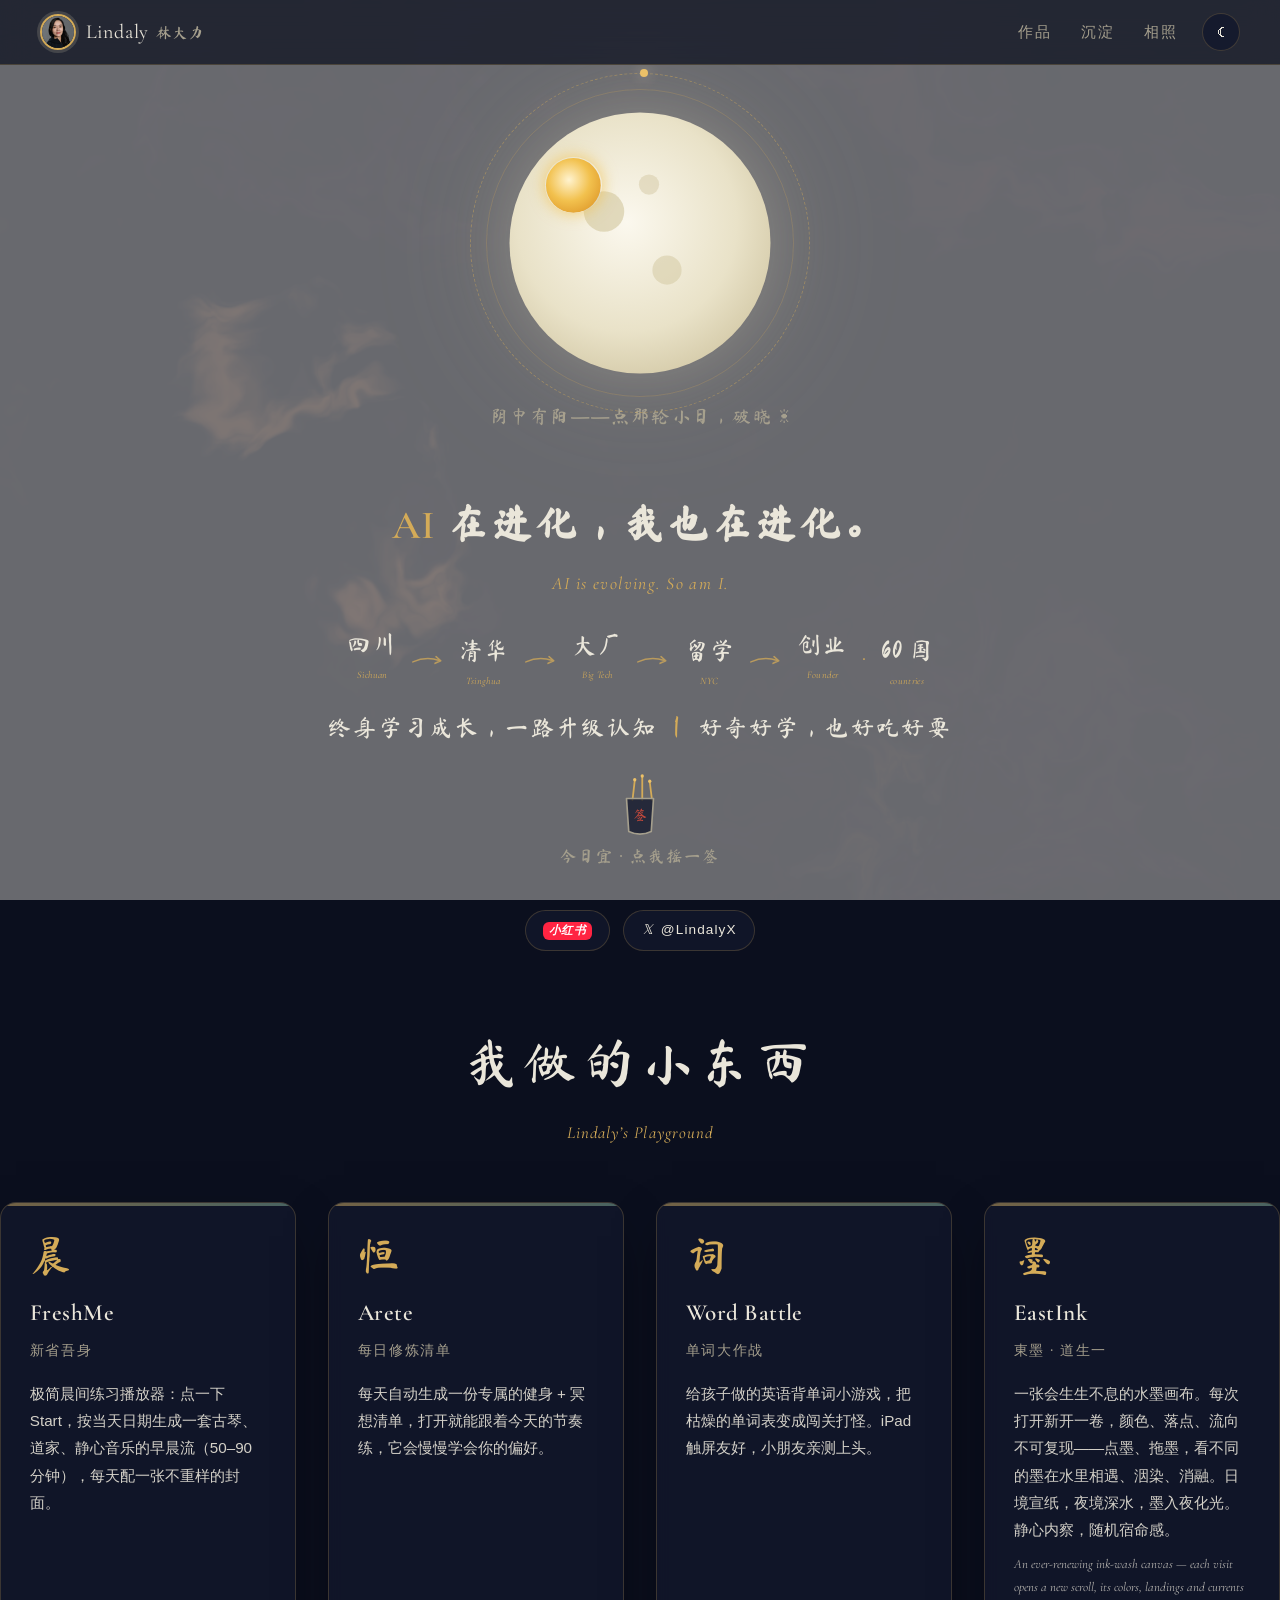
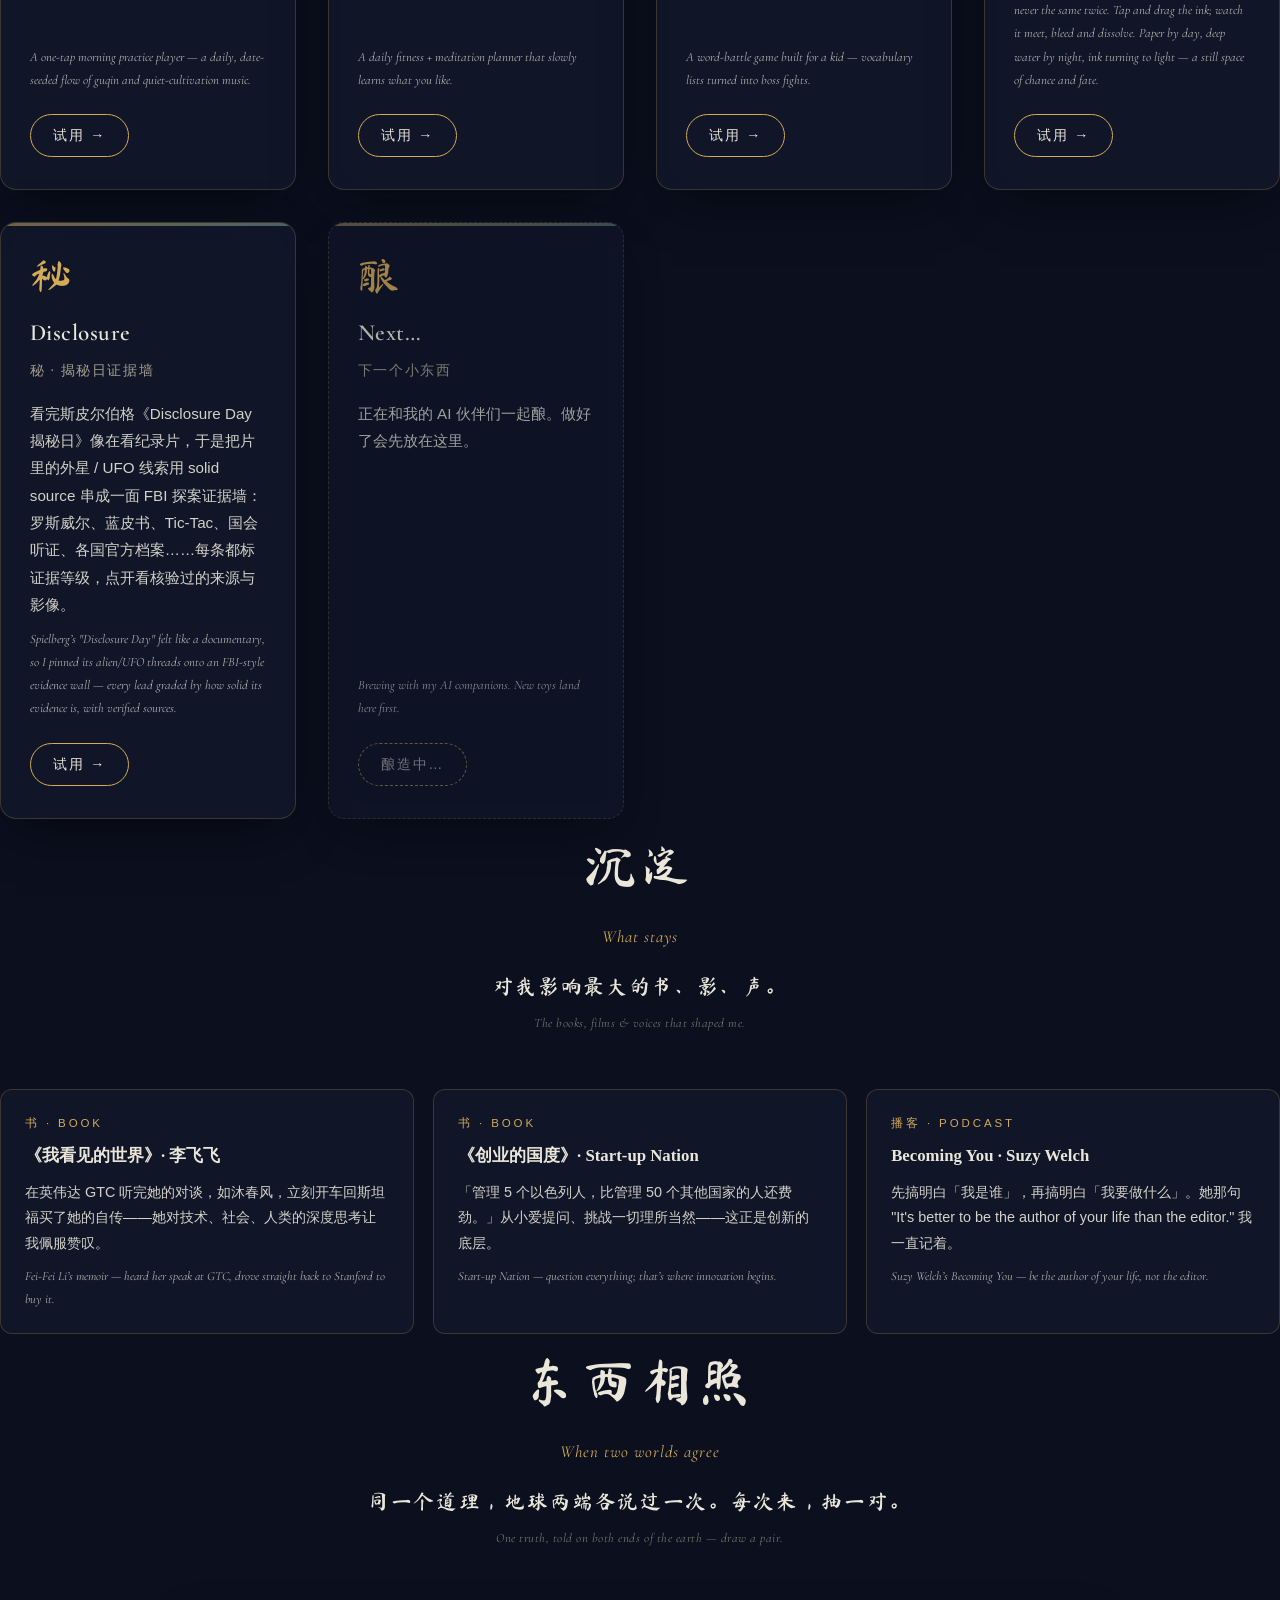
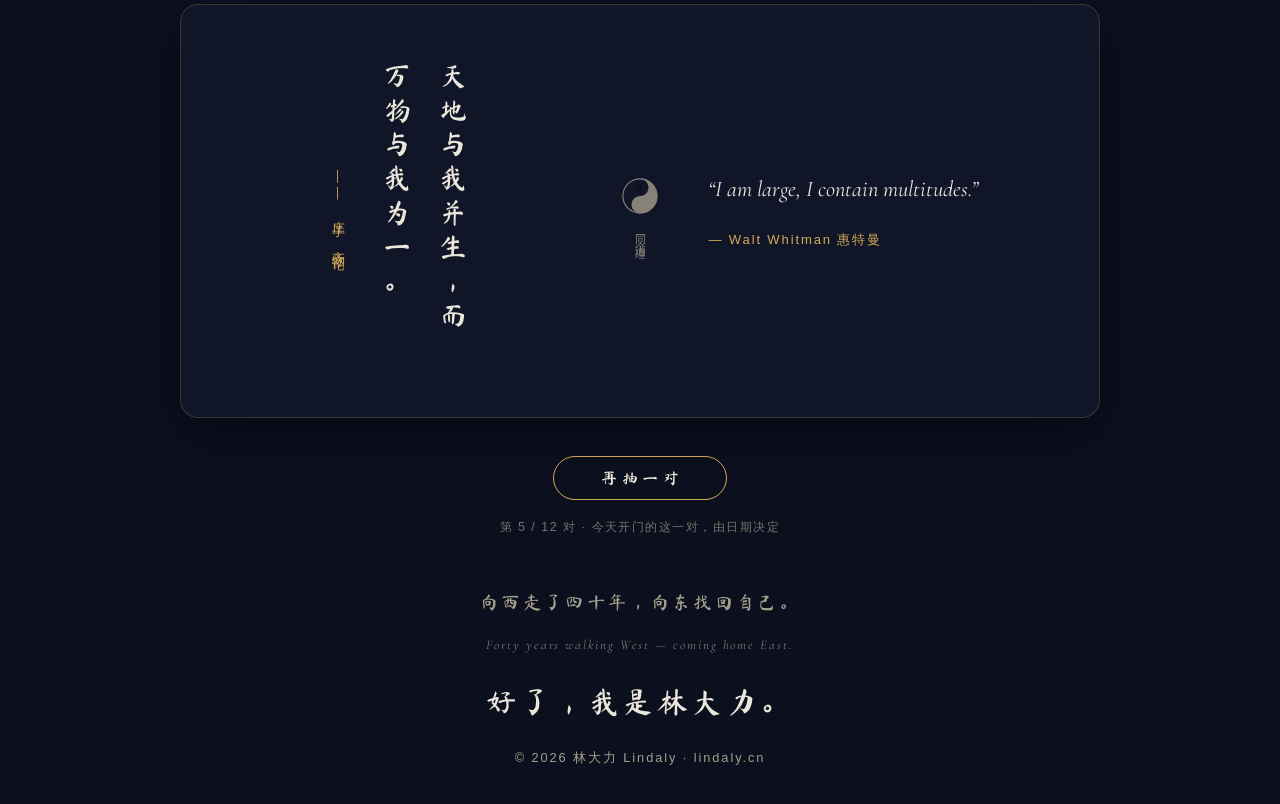
<file: index.html>
<!DOCTYPE html>
<html lang="zh-CN" data-mode="day">
<head>
<meta charset="UTF-8">
<meta name="viewport" content="width=device-width, initial-scale=1.0, viewport-fit=cover">
<title>林大力 Lindaly · AI 在进化，我也在进化</title>
<meta name="description" content="林大力 Lindaly：四川 → 清华 → 大厂 → 留学 → 创业，走过 60 国。只分享 AI 亲身实测。这里有她做的小工具、影响她最深的书影声，和东西方智慧的对照。">
<meta name="theme-color" id="themeColor" content="#faf7f0">
<meta property="og:title" content="林大力 Lindaly">
<meta property="og:description" content="AI 在进化，我也在进化。四川 → 清华 → 大厂 → 留学 → 创业 · 走过 60 国。">
<meta property="og:type" content="website">
<link rel="icon" type="image/png" href="assets/favicon-64.png">
<link rel="apple-touch-icon" href="assets/apple-touch-icon.png">
<link rel="stylesheet" href="styles.css?v=18">
</head>
<body>

<canvas id="sky" aria-hidden="true"></canvas>

<canvas id="ink" aria-hidden="true"></canvas>

<header class="nav" id="nav">
  <a class="brand" href="#top" aria-label="回到顶部">
    <img class="nav-avatar" src="assets/avatar.jpg" alt="">
    <span class="brand-name">Lindaly<i>林大力</i></span>
  </a>
  <nav class="nav-links" aria-label="主导航">
    <a href="#playground">作品</a>
    <a href="#notes">沉淀</a>
    <a href="#mirrors">相照</a>
  </nav>
  <button class="nav-toggle" id="navToggle" aria-label="切换昼夜模式">
    <span class="nt-day">☀</span><span class="nt-night">☾</span>
  </button>
</header>

<main>

  <!-- ░░ HERO：一眼知道我是谁 ░░ -->
  <section class="hero" id="top">
    <div class="disc-wrap">
      <button class="disc" id="disc" aria-label="切换昼夜模式" title="点一下试试">
        <span class="disc-ring" aria-hidden="true"></span>
        <span class="disc-ring disc-ring-dash" aria-hidden="true"></span>
        <span class="disc-orbit" aria-hidden="true"><i></i></span>
        <span class="disc-body disc-sun" aria-hidden="true">
          <svg viewBox="0 0 120 120">
            <defs>
              <radialGradient id="sunGrad" cx="42%" cy="40%" r="70%">
                <stop offset="0%" stop-color="#fff3cf"/>
                <stop offset="55%" stop-color="#f2c14e"/>
                <stop offset="100%" stop-color="#df9a2b"/>
              </radialGradient>
            </defs>
            <circle cx="60" cy="60" r="58" fill="url(#sunGrad)"/>
          </svg>
        </span>
        <span class="disc-body disc-moon" aria-hidden="true">
          <svg class="moon-full" viewBox="0 0 120 120">
            <defs>
              <radialGradient id="moonGrad" cx="45%" cy="42%" r="68%">
                <stop offset="0%" stop-color="#fbf8ee"/>
                <stop offset="62%" stop-color="#e9e2c8"/>
                <stop offset="100%" stop-color="#cfc4a0"/>
              </radialGradient>
            </defs>
            <circle cx="60" cy="60" r="58" fill="url(#moonGrad)"/>
            <circle cx="44" cy="46" r="9" fill="#d8cda9" opacity=".7"/>
            <circle cx="72" cy="72" r="6.5" fill="#d8cda9" opacity=".6"/>
            <circle cx="64" cy="34" r="4.5" fill="#d8cda9" opacity=".55"/>
          </svg>
          <svg class="moon-crescent" viewBox="0 0 120 120">
            <path d="M82 8 A58 58 0 1 0 82 112 A46 46 0 1 1 82 8 Z" fill="url(#moonGrad)"/>
          </svg>
        </span>
      </button>
      <p class="disc-cap" id="orbCap">阳中有阴——点那弯小月，入夜 ☾</p>
    </div>

    <div class="hero-id">
      <h1 class="hero-motto"><em class="motto-ai">AI</em> 在进化，我也在进化。</h1>
      <p class="motto-en">AI is evolving. So am I.</p>
      <div class="hero-chain" aria-label="人生轨迹">
        <span class="node n-up"><b>四川</b><i>Sichuan</i></span><svg class="arrow-svg" viewBox="0 0 36 14" aria-hidden="true"><path d="M2 9 C 12 4.5, 21 4.5, 30 7.5 M26.5 3.5 L31.5 7.8 L25.5 10.5"/></svg>
        <span class="node n-dn"><b>清华</b><i>Tsinghua</i></span><svg class="arrow-svg" viewBox="0 0 36 14" aria-hidden="true"><path d="M2 9 C 12 4.5, 21 4.5, 30 7.5 M26.5 3.5 L31.5 7.8 L25.5 10.5"/></svg>
        <span class="node n-up"><b>大厂</b><i>Big Tech</i></span><svg class="arrow-svg" viewBox="0 0 36 14" aria-hidden="true"><path d="M2 9 C 12 4.5, 21 4.5, 30 7.5 M26.5 3.5 L31.5 7.8 L25.5 10.5"/></svg>
        <span class="node n-dn"><b>留学</b><i>NYC</i></span><svg class="arrow-svg" viewBox="0 0 36 14" aria-hidden="true"><path d="M2 9 C 12 4.5, 21 4.5, 30 7.5 M26.5 3.5 L31.5 7.8 L25.5 10.5"/></svg>
        <span class="node n-up"><b>创业</b><i>Founder</i></span><span class="arrow-dot">·</span>
        <span class="node n-dn"><b>60 国</b><i>countries</i></span>
      </div>
      <p class="hero-tag">终身学习成长，一路升级认知<span class="tag-sep">｜</span>好奇好学，也好吃好耍</p>

      <div class="qian-wrap" id="qianWrap">
        <button class="qian-tube" id="qianTube" aria-label="摇一支今日签">
          <svg viewBox="0 0 80 88" aria-hidden="true">
            <line class="qs" x1="33" y1="10" x2="30" y2="36"/>
            <line class="qs" x1="43" y1="5" x2="43" y2="36"/>
            <line class="qs" x1="53" y1="12" x2="56" y2="36"/>
            <circle class="qsd" cx="33" cy="9" r="2.2"/>
            <circle class="qsd" cx="43" cy="4" r="2.2"/>
            <circle class="qsd" cx="53" cy="11" r="2.2"/>
            <path class="qc" d="M22 34 H58 L55 78 Q40 85 25 78 Z"/>
            <text class="qt" x="40" y="63">签</text>
          </svg>
          <span class="qian-label">今日宜 · 点我摇一签</span>
        </button>
        <div class="qian-card" id="qianCard" hidden>
          <p class="qian-text"><i class="yi-seal">宜</i><span id="qianText"></span></p>
          <p class="qian-jie" id="qianJie"></p>
          <p class="qian-foot">
            <a href="https://www.xiaohongshu.com/user/profile/573dd4a16a6a69332cded880" target="_blank" rel="noopener">想深聊这支签？小红书找我 →</a>
            <button class="qian-again" id="qianAgain">再摇一支</button>
          </p>
        </div>
      </div>
      <div class="hero-socials" id="heroSocials"></div>
    </div>

  </section>

  <!-- ░░ PLAYGROUND ░░ -->
  <section class="section" id="playground">
    <header class="sec-head">
      <h2><span class="sec-zh">我做的小东西</span><span class="sec-en">Lindaly&#8217;s Playground</span></h2>
    </header>
    <div class="cards" id="projectCards"></div>
  </section>

  <!-- ░░ 沉淀 (hidden until data) ░░ -->
  <section class="section" id="notes" hidden>
    <header class="sec-head">
      <h2><span class="sec-zh">沉淀</span><span class="sec-en">What stays</span></h2>
      <p class="sec-sub">对我影响最大的书、影、声。<span class="sub-en">The books, films &amp; voices that shaped me.</span></p>
    </header>
    <div class="notes-list" id="notesList"></div>
  </section>

  <!-- ░░ MIRRORS ░░ -->
  <section class="section" id="mirrors">
    <header class="sec-head">
      <h2><span class="sec-zh">东西相照</span><span class="sec-en">When two worlds agree</span></h2>
      <p class="sec-sub">同一个道理，地球两端各说过一次。每次来，抽一对。<span class="sub-en">One truth, told on both ends of the earth — draw a pair.</span></p>
    </header>

    <div class="mirror-card" id="mirrorCard" aria-live="polite">
      <div class="mirror-east">
        <blockquote class="me-quote" id="eastQuote"></blockquote>
        <cite class="me-src" id="eastSrc"></cite>
      </div>
      <div class="mirror-divider" aria-hidden="true">
        <svg viewBox="0 0 40 40">
          <circle cx="20" cy="20" r="18" class="taiji-ring"/>
          <path d="M20 2 a18 18 0 0 1 0 36 a9 9 0 0 1 0-18 a9 9 0 0 0 0-18Z" class="taiji-half"/>
          <circle cx="20" cy="11" r="2.6" class="taiji-dot-b"/>
          <circle cx="20" cy="29" r="2.6" class="taiji-dot-w"/>
        </svg>
        <span class="mirror-eq">同一个道理</span>
      </div>
      <div class="mirror-west">
        <blockquote class="mw-quote" id="westQuote"></blockquote>
        <cite class="mw-src" id="westSrc"></cite>
      </div>
    </div>

    <div class="mirror-actions">
      <button class="btn-draw" id="redraw">再抽一对</button>
      <p class="mirror-note" id="mirrorNote"></p>
    </div>
  </section>

</main>

<footer class="footer">
  <p class="footer-couplet">向西走了四十年，向东找回自己。</p>
  <p class="footer-couplet-en">Forty years walking West — coming home East.</p>
  <p class="footer-signoff">好了，我是林大力。</p>
  <p>© 2026 林大力 Lindaly · lindaly.cn</p>
</footer>

<script src="ink.js?v=19"></script>
<script src="app.js?v=18"></script>
</body>
</html>
</file>
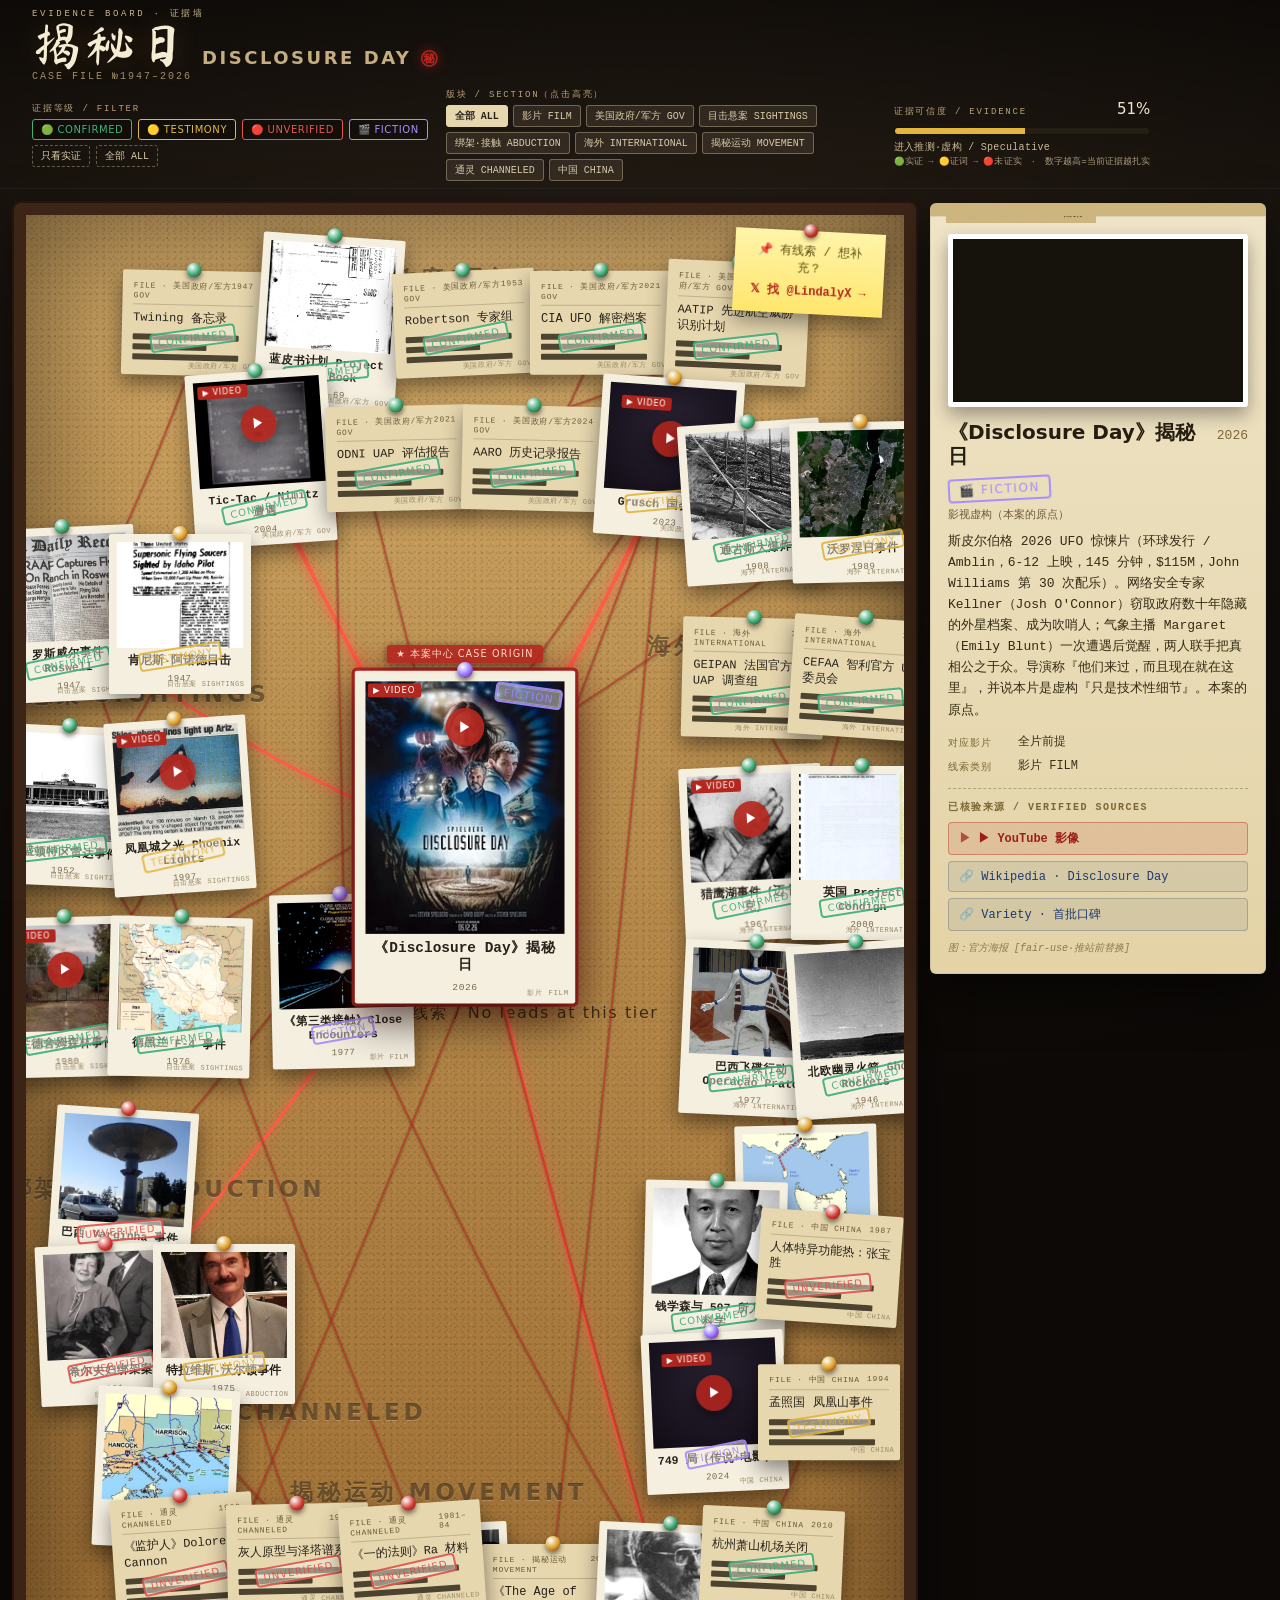
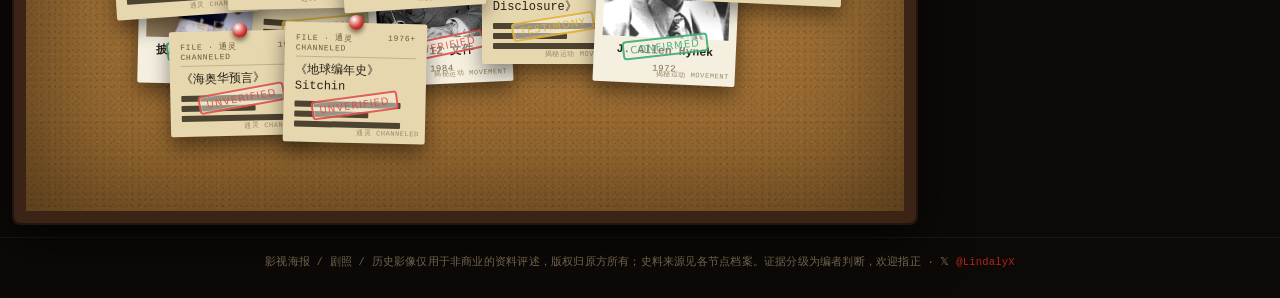
<file: disclosure/index.html>
<!doctype html>
<html lang="zh-CN">
  <head>
    <meta charset="utf-8">
    <meta name="viewport" content="width=device-width, initial-scale=1">
    <title>DISCLOSURE 揭秘日 · 专案档案墙</title>
    <link rel="stylesheet" href="styles.css">
  </head>
  <body>
    <div class="grain" aria-hidden="true"></div>

    <header class="case-header">
      <div class="case-id">
        <p class="case-eyebrow">EVIDENCE BOARD · 证据墙</p>
        <h1 id="case-title">DISCLOSURE <span class="seal">㊙</span> 揭秘日</h1>
        <p id="case-no" class="case-no">CASE FILE №——</p>
      </div>

      <div class="case-controls">
        <div class="filter-block">
          <span class="ctl-label">证据等级 / FILTER</span>
          <div id="tier-filters" class="tier-filters" role="group" aria-label="按证据等级筛选"></div>
          <div class="quick-row">
            <button id="show-documented" class="ghost-btn" type="button">只看实证</button>
            <button id="show-all" class="ghost-btn" type="button">全部 ALL</button>
          </div>
        </div>
        <div class="filter-block">
          <span class="ctl-label">版块 / SECTION（点击高亮）</span>
          <div id="section-filters" class="section-filters" role="group" aria-label="按版块筛选"></div>
        </div>
        <div class="meter-block" aria-live="polite">
          <div class="meter-top">
            <span class="ctl-label">证据可信度 / EVIDENCE</span>
            <span id="confidence-score" class="meter-score">—</span>
          </div>
          <div class="meter-track"><div id="confidence-fill" class="meter-fill"></div></div>
          <p id="confidence-caption" class="meter-caption">读取案卷中…</p>
          <p class="meter-legend">🟢实证 → 🟡证词 → 🔴未证实　·　数字越高=当前证据越扎实</p>
        </div>
      </div>
    </header>

    <main class="case-main">
      <section id="board" class="board" aria-label="证据墙">
        <svg id="string-layer" class="string-layer" aria-hidden="true"></svg>
        <div id="cards-layer" class="cards-layer"></div>
        <p id="empty-state" class="empty-state" hidden>该证据等级下没有线索 / No leads at this tier</p>
        <a class="contact-note" href="https://x.com/LindalyX" target="_blank" rel="noopener noreferrer">📌 有线索 / 想补充？<b>𝕏 找 @LindalyX →</b></a>
      </section>

      <aside id="dossier" class="dossier" tabindex="-1" aria-live="polite" aria-label="案件档案">
        <div class="dossier-tab">CASE DOSSIER · 档案</div>
        <div id="dossier-media" class="dossier-media"></div>
        <div class="dossier-head">
          <h2 id="dossier-title">选取一条线索</h2>
          <span id="dossier-year" class="dossier-year"></span>
        </div>
        <div id="dossier-stamp" class="dossier-stamp"></div>
        <p id="dossier-claim" class="dossier-claim">点击墙上任意证据，查看核验过的来源与影像。</p>
        <dl class="dossier-meta">
          <div><dt>对应影片</dt><dd id="dossier-filmlink">—</dd></div>
          <div><dt>线索类别</dt><dd id="dossier-cluster">—</dd></div>
        </dl>
        <div class="sources-block">
          <h3>已核验来源 / VERIFIED SOURCES</h3>
          <ul id="dossier-sources"></ul>
        </div>
        <p id="dossier-credit" class="dossier-credit"></p>
      </aside>
    </main>

    <footer class="case-footer">
      影视海报 / 剧照 / 历史影像仅用于非商业的资料评述，版权归原方所有；史料来源见各节点档案。证据分级为编者判断，欢迎指正 · 𝕏 <a href="https://x.com/LindalyX" target="_blank" rel="noopener noreferrer">@LindalyX</a>
    </footer>

    <script src="app.js"></script>
  </body>
</html>
</file>
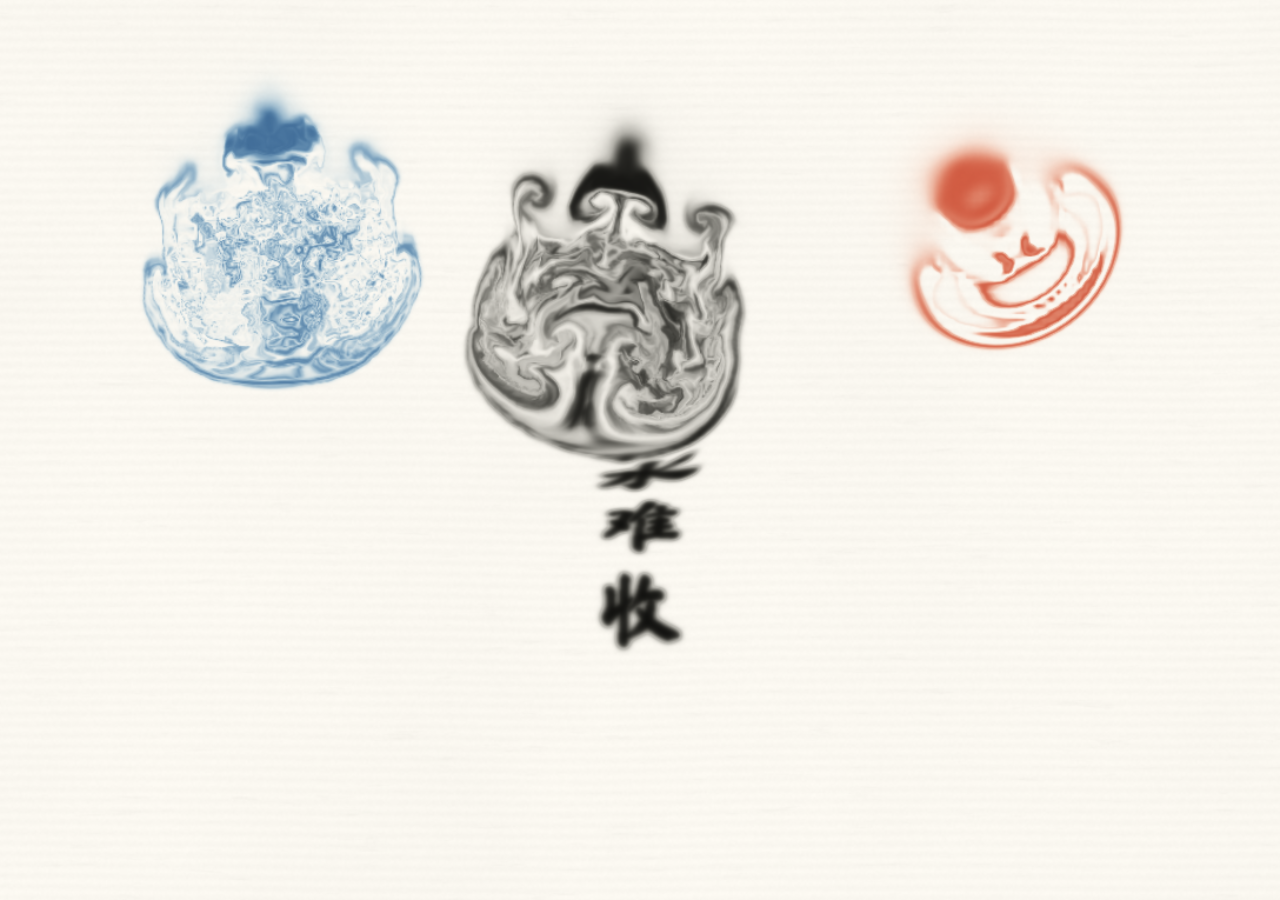
<file: eastink.html>
<!DOCTYPE html>
<html lang="zh-CN" data-mode="day" data-realm="day">
<head>
<meta charset="UTF-8">
<meta name="viewport" content="width=device-width, initial-scale=1.0, viewport-fit=cover">
<title>東墨 EastInk · 上善若水</title>
<meta name="description" content="東墨 EastInk · 真·流体水墨。每一卷从新种子抽签开演，颜色、落点、流场皆不可复现；多色相遇、洇染、共同消融。日境宣纸 / 夜境深水，墨入夜化光。">
<meta name="theme-color" content="#faf7f0">
<link rel="stylesheet" href="./eastink.css">
</head>
<body>

  <!-- 流体画布 -->
  <canvas id="stage" aria-label="水墨流体画布：点击落墨，拖拽搅墨"></canvas>

  <!-- 左上竖排题字「東墨」 -->
  <div class="title" aria-hidden="true">
    <span class="title-main">東墨</span>
    <span class="title-sub">EastInk</span>
    <span class="seal">墨</span>
  </div>

  <!-- 右上：日 / 月 双境切换符 ☉ / ☾ -->
  <button class="realm-toggle" id="realmToggle" aria-label="切换日境与夜境" title="日 / 月">
    <span class="realm-sun" aria-hidden="true"></span>
    <span class="realm-moon" aria-hidden="true"></span>
  </button>

  <!-- 东西相照题跋：东句竖排大字 + 西句横排小字斜体（开卷浮现，淡出后缩入题跋区） -->
  <div class="couplet" id="couplet" aria-hidden="true">
    <span class="couplet-east" id="coupletEast"></span>
    <span class="couplet-west" id="coupletWest"></span>
  </div>

  <!-- 右下题跋存档区：卷号 · 不可复现 + 拍序小注（道生一 …）+ 缩入后的题跋
       F2：可点击 → 该句重新入墨 -->
  <div class="colophon" id="colophon" role="button" tabindex="0" aria-label="题跋：点击让此句重新入墨">
    <span class="colophon-note" id="colophonNote"></span>
    <span class="colophon-tip" id="colophonTip"></span>
    <span class="colophon-meta" id="scrollMeta">第 一 卷 · 不可复现</span>
  </div>

  <!-- 五只瓷色碟（桌面右缘竖列 / 移动端底部横排） -->
  <div class="palette" id="palette" role="toolbar" aria-label="瓷色碟"></div>

  <!-- 另起一卷（竖排毛笔字按钮，替代旧「涤净」） -->
  <button class="renew" id="renewBtn" aria-label="另起一卷">
    <span class="renew-char">另</span>
    <span class="renew-char">起</span>
    <span class="renew-char">一</span>
    <span class="renew-char">卷</span>
  </button>

  <!-- 无 WebGL / reduced-motion 静态海报回退 -->
  <div class="poster" id="poster" hidden>
    <span class="poster-title">東墨</span>
    <div class="poster-couplet" aria-hidden="true">
      <span class="poster-east">上善若水</span>
      <span class="poster-west">Panta rhei — 万物皆流</span>
    </div>
    <p class="poster-note">道生一，一生二，二生三，三生万物。</p>
  </div>

  <script src="./eastink.js"></script>
</body>
</html>
</file>
<file: styles.css>
/* ─────────────────────────────────────────────
   Lindaly.cn · 「昼夜 Two Skies」 v1.0
   昼 = 西方明亮：暖白 / 阳光金 / 森林绿
   夜 = 东方深邃：墨蓝 / 月光 / 黛山 / 金点
   ───────────────────────────────────────────── */

/* 自托管字体（已按用字子集化，大陆零外链） */
@font-face {
  font-family: "MSZ Brush";
  src: url("assets/fonts/MaShanZheng-sub.woff2") format("woff2");
  font-display: swap;
}
/* 马善政的「淀」字形有误（U+6DC0 画成了"绽"），之芒行楷单字补丁修正 */
@font-face {
  font-family: "MSZ Brush";
  src: url("assets/fonts/ZhiMangXing-dian.woff2") format("woff2");
  unicode-range: U+6DC0;
  font-display: swap;
}
@font-face {
  font-family: "Cormorant G";
  src: url("assets/fonts/CormorantGaramond-sub.woff2") format("woff2");
  font-weight: 300 700;
  font-style: normal;
  font-display: swap;
}
@font-face {
  font-family: "Cormorant G";
  src: url("assets/fonts/CormorantGaramond-Italic-sub.woff2") format("woff2");
  font-weight: 300 700;
  font-style: italic;
  font-display: swap;
}

:root {
  /* 昼 Day */
  --bg: #faf7f0;
  --bg-soft: #f3eee1;
  --ink: #221f1a;
  --ink-soft: #4f483c;
  --gold: #c08a2d;
  --gold-bright: #e3aa3f;
  --green: #3d6b50;
  --jade: #5e8f76;
  --seal-red: #b03a2e;
  --card-bg: rgba(255, 253, 247, .82);
  --card-line: rgba(120, 100, 60, .18);
  --halo: rgba(238, 184, 77, .28);
  --mtn-far-a: #b9d3c4; --mtn-far-b: #e9efe2;
  --mtn-mid-a: #7caa92; --mtn-mid-b: #c2dac9;
  --mtn-near-a: #4a7e80; --mtn-near-b: #8fb6a3;
  --mtn-o-far: .38; --mtn-o-mid: .34; --mtn-o-near: .42;
  --shadow: 0 18px 50px -18px rgba(120, 90, 30, .25);

  --font-zh: "Songti SC", "STSong", "STZhongsong", "Noto Serif SC", "Source Han Serif SC", "Noto Serif CJK SC", "SimSun", serif;
  --font-brush: "MSZ Brush", "Xingkai SC", "Kaiti SC", "STKaiti", "KaiTi", "Songti SC", serif;
  --font-en: "Cormorant G", "Didot", "Bodoni 72", "Playfair Display", "Georgia", serif;
  --font-body: "PingFang SC", -apple-system, "Helvetica Neue", "Microsoft YaHei", sans-serif;
}

html[data-mode="night"] {
  /* 夜 Night */
  --bg: #0b0f1e;
  --bg-soft: #11172b;
  --ink: #eae6da;
  --ink-soft: #a59f8d;
  --gold: #d4ab58;
  --gold-bright: #ecc168;
  --green: #7fb89a;
  --jade: #8fc4a8;
  --seal-red: #c4493c;
  --card-bg: rgba(18, 24, 44, .78);
  --card-line: rgba(212, 171, 88, .22);
  --halo: rgba(236, 226, 190, .16);
  --mtn-far-a: #36436e; --mtn-far-b: #232c4d;
  --mtn-mid-a: #232c4d; --mtn-mid-b: #161d38;
  --mtn-near-a: #131a30; --mtn-near-b: #0a0e1d;
  --mtn-o-far: .8; --mtn-o-mid: .9; --mtn-o-near: .95;
  --shadow: 0 18px 50px -16px rgba(0, 0, 0, .6);
}

* { margin: 0; padding: 0; box-sizing: border-box; }
[hidden] { display: none !important; }

html { scroll-behavior: smooth; }

body {
  font-family: var(--font-body);
  background: var(--bg);
  color: var(--ink);
  line-height: 1.8;
  overflow-x: hidden;
  transition: background-color .9s ease, color .9s ease;
}

::selection { background: var(--gold-bright); color: #1c1812; }

/* ── 天空画布 & 远山 ───────────────────────── */

#ink {
  position: fixed; inset: 0;
  width: 100%; height: 100%;
  z-index: 0; pointer-events: none;
  display: block;
}
#sky {
  position: fixed; inset: 0;
  width: 100%; height: 100%;
  z-index: 0; pointer-events: none;
}


main, .nav, .footer { position: relative; z-index: 1; }

/* ── 导航 ─────────────────────────────────── */

.nav {
  position: fixed; top: 0; left: 0; right: 0;
  display: flex; align-items: center; gap: 1.5rem;
  padding: .8rem clamp(1rem, 4vw, 2.5rem);
  z-index: 50;
  backdrop-filter: blur(14px);
  -webkit-backdrop-filter: blur(14px);
  background: color-mix(in srgb, var(--bg) 72%, transparent);
  border-bottom: 1px solid var(--card-line);
  transition: background-color .9s ease;
}

.brand {
  display: flex; align-items: center; gap: .6rem;
  text-decoration: none; color: var(--ink);
  margin-right: auto;
}
.nav-avatar {
  width: 36px; height: 36px; border-radius: 50%;
  object-fit: cover;
  border: 2px solid var(--gold);
  box-shadow: 0 0 0 3px var(--halo);
}
.brand-name {
  font-family: var(--font-en); font-size: 1.25rem; letter-spacing: .04em;
  white-space: nowrap;
}
@media (max-width: 420px) { .brand-name i { display: none; } }
.brand-name i {
  font-style: normal; font-family: var(--font-brush);
  font-size: .95rem; color: var(--ink-soft); margin-left: .45rem;
}

.nav-links { display: flex; gap: clamp(.9rem, 2.5vw, 1.8rem); }
.nav-links a {
  color: var(--ink-soft); text-decoration: none;
  font-size: .92rem; letter-spacing: .14em;
  transition: color .3s;
  position: relative;
}
.nav-links a::after {
  content: ""; position: absolute; left: 0; right: 0; bottom: -5px;
  height: 2.5px; border-radius: 3px;
  background: linear-gradient(90deg, var(--gold-bright), var(--gold) 65%, transparent);
  transform: scaleX(0); transform-origin: left;
  transition: transform .35s cubic-bezier(.6, 0, .2, 1);
}
.nav-links a:hover { color: var(--gold); }
.nav-links a:hover::after { transform: scaleX(1); }

.nav-toggle {
  width: 38px; height: 38px; border-radius: 50%;
  border: 1px solid var(--card-line);
  background: var(--card-bg); color: var(--ink);
  cursor: pointer; font-size: 1rem; line-height: 1;
  transition: transform .3s, background-color .9s;
}
.nav-toggle:hover { transform: rotate(40deg) scale(1.08); }
.nt-night { display: none; }
html[data-mode="night"] .nt-day { display: none; }
html[data-mode="night"] .nt-night { display: inline; }

/* ── HERO ─────────────────────────────────── */

.hero {
  min-height: 100svh;
  display: flex; flex-direction: column;
  align-items: center; justify-content: center;
  text-align: center;
  padding: clamp(5rem, 12vh, 8rem) 1.5rem 4rem;
  position: relative;
  overflow: hidden;
}

/* ── 日月璧：阳中有阴，阴中有阳 ─────────────── */

.disc-wrap {
  display: flex; flex-direction: column; align-items: center;
  margin-bottom: clamp(1.6rem, 4vh, 2.8rem);
  animation: rise-in .9s cubic-bezier(.2, .65, .3, 1) both;
}

.disc {
  position: relative;
  width: clamp(180px, 30vw, 270px);
  height: clamp(180px, 30vw, 270px);
  border: none; background: none; cursor: pointer; padding: 0;
  border-radius: 50%;
  filter: drop-shadow(0 0 70px var(--halo)) drop-shadow(0 0 26px var(--halo));
  transition: filter .9s, scale .4s cubic-bezier(.2, .8, .3, 1.3);
  animation: orb-float 8s ease-in-out infinite;
}
.disc:hover { scale: 1.03; }

@keyframes orb-float {
  0%, 100% { translate: 0 0; }
  50% { translate: 0 -10px; }
}

/* 玉璧刻环 */
.disc-ring {
  position: absolute; inset: -7%;
  border-radius: 50%;
  border: 1px solid var(--card-line);
  pointer-events: none;
}
.disc-ring-dash {
  inset: -13%;
  border: 1.5px dashed color-mix(in srgb, var(--gold) 45%, transparent);
  animation: disc-spin 90s linear infinite;
}
@keyframes disc-spin { to { transform: rotate(360deg); } }

/* 轨道光点 */
.disc-orbit {
  position: absolute; inset: -13%;
  border-radius: 50%;
  animation: disc-spin 16s linear infinite;
  pointer-events: none;
}
.disc-orbit i {
  position: absolute; top: -4px; left: 50%;
  width: 8px; height: 8px; border-radius: 50%;
  background: var(--gold-bright);
  box-shadow: 0 0 12px 3px var(--halo);
}

/* 日月双体：data-mode 切换时位置大小互换（CSS 过渡自动完成天体交换） */
.disc-body {
  position: absolute; border-radius: 50%; overflow: hidden;
  transition: top 1.1s cubic-bezier(.55, .05, .25, 1), left 1.1s cubic-bezier(.55, .05, .25, 1),
              width 1.1s cubic-bezier(.55, .05, .25, 1), height 1.1s cubic-bezier(.55, .05, .25, 1),
              box-shadow .9s;
}
.disc-body svg { width: 100%; height: 100%; display: block; }
.disc-moon .moon-full, .disc-moon .moon-crescent {
  position: absolute; inset: 0;
  transition: opacity .9s ease;
}
/* 昼：小月眼是弯月；夜：渐盈成满月 */
.disc-moon .moon-full { opacity: 0; }
.disc-moon .moon-crescent { opacity: 1; }
html[data-mode="night"] .disc-moon .moon-full { opacity: 1; }
html[data-mode="night"] .disc-moon .moon-crescent { opacity: 0; }

.disc-sun  { top: 0; left: 0; width: 100%; height: 100%; z-index: 1; }
.disc-moon {
  z-index: 2;
  top: 61%; left: 64%; width: 21%; height: 21%;
  box-shadow: 0 0 14px 2px rgba(250, 245, 225, .55);
  animation: eye-pulse 3s ease-in-out infinite;
}
html[data-mode="night"] .disc-sun {
  z-index: 3;
  top: 18%; left: 15%; width: 21%; height: 21%;
  box-shadow: 0 0 14px 2px rgba(242, 193, 78, .6);
  animation: eye-pulse 3s ease-in-out infinite;
}
html[data-mode="night"] .disc-moon {
  top: 0; left: 0; width: 100%; height: 100%;
  box-shadow: none;
  animation: none;
}
@keyframes eye-pulse {
  0%, 100% { transform: scale(1); }
  50% { transform: scale(1.12); }
}

.disc-cap {
  margin-top: 1.4rem;
  font-family: var(--font-brush);
  font-size: clamp(.95rem, 2vw, 1.15rem);
  color: var(--ink-soft);
  letter-spacing: .12em;
  animation: cap-pulse 3.2s ease-in-out infinite;
}
.disc:hover + .disc-cap { color: var(--gold); }
@keyframes cap-pulse {
  0%, 100% { opacity: .65; }
  50% { opacity: 1; }
}

/* 我是谁 —— 首屏即名片 */
.hero-id {
  display: flex; flex-direction: column; align-items: center;
  max-width: 100%;
}
.hero-id > * { max-width: 100%; }

.motto-en {
  font-family: var(--font-en); font-style: italic;
  font-size: clamp(.9rem, 1.8vw, 1.1rem);
  color: var(--gold); letter-spacing: .08em;
  margin-top: .4rem;
}
.hero-en-line {
  font-family: var(--font-en); font-style: italic;
  font-size: .82rem; color: var(--ink-soft); opacity: .8;
  letter-spacing: .05em;
  margin-top: .45rem;
}
.yi-seal {
  display: inline-block;
  font-family: var(--font-brush); font-style: normal;
  color: var(--seal-red);
  border: 1.6px solid var(--seal-red);
  border-radius: 6px;
  padding: .02em .32em .08em;
  margin-right: .55em;
  font-size: .88em;
  line-height: 1.3;
}
.daily-en {
  font-family: var(--font-en); font-style: italic;
  font-size: .72em; color: var(--ink-soft);
  margin-left: .6em; letter-spacing: .04em;
}

/* ── 签筒：今日宜 ─────────────────────────── */

.qian-wrap {
  margin-top: 1.5rem;
  min-height: 110px;
  display: flex; justify-content: center; align-items: flex-start;
}
.qian-tube {
  background: none; border: none; cursor: pointer;
  display: flex; flex-direction: column; align-items: center; gap: .55rem;
  transition: scale .3s cubic-bezier(.2, .8, .3, 1.3);
}
.qian-tube:hover { scale: 1.06; }
.qian-tube svg { width: 60px; height: 66px; overflow: visible; }
.qs { stroke: var(--gold); stroke-width: 2.4; stroke-linecap: round; }
.qsd { fill: var(--gold-bright); }
.qc {
  fill: var(--card-bg);
  stroke: var(--ink-soft); stroke-width: 2.2; stroke-linejoin: round;
}
.qt {
  font-family: var(--font-brush); font-size: 19px;
  fill: var(--seal-red); text-anchor: middle;
}
.qian-tube.shaking { animation: qshake .13s linear 7; }
@keyframes qshake {
  0%, 100% { transform: rotate(0); }
  25% { transform: rotate(-7deg) translateY(-2px); }
  75% { transform: rotate(7deg) translateY(-1px); }
}
.qian-label {
  font-family: var(--font-brush);
  font-size: 1.02rem; color: var(--ink-soft);
  letter-spacing: .12em;
  animation: cap-pulse 3.2s ease-in-out infinite;
}

.qian-card {
  background: var(--card-bg);
  border: 1px solid var(--card-line);
  border-radius: 14px;
  box-shadow: var(--shadow);
  backdrop-filter: blur(8px);
  -webkit-backdrop-filter: blur(8px);
  padding: 1.15rem 1.6rem 1rem;
  max-width: min(440px, 86vw);
  animation: rise-in .55s cubic-bezier(.2, .65, .3, 1) both;
  transition: opacity .3s, transform .3s;
}
.qian-card.swap { opacity: 0; transform: scale(.97); }
.qian-text {
  font-family: var(--font-brush);
  font-size: clamp(1.15rem, 2.6vw, 1.35rem);
  color: var(--ink); letter-spacing: .06em;
}
.qian-jie {
  font-size: .9rem; color: var(--ink); opacity: .92;
  margin-top: .45rem; line-height: 1.9;
}
.qian-foot {
  margin-top: .8rem;
  display: flex; flex-wrap: wrap; gap: .4rem 1.2rem;
  justify-content: center; align-items: center;
  font-size: .76rem; letter-spacing: .06em;
}
.qian-foot a { color: var(--gold); text-decoration: none; }
.qian-foot a:hover { text-decoration: underline; }
.qian-again {
  background: none; border: none; cursor: pointer;
  font-family: var(--font-brush);
  font-size: .85rem; color: var(--ink-soft);
  letter-spacing: .1em;
  border-bottom: 1px dashed var(--card-line);
  padding: 0 0 .1em;
}
.qian-again:hover { color: var(--gold); border-color: var(--gold); }

.hero-avatar {
  width: clamp(112px, 16vw, 148px); height: clamp(112px, 16vw, 148px);
  border-radius: 50%;
  object-fit: cover;
  border: 3px solid var(--gold);
  box-shadow: 0 0 0 7px var(--halo), var(--shadow);
  margin-bottom: 1.6rem;
}

.hero-name {
  font-family: var(--font-brush);
  font-weight: 400;
  font-size: clamp(3rem, 9vw, 5.4rem);
  line-height: 1.15;
  letter-spacing: .04em;
}
.hero-name em {
  font-style: italic; font-family: var(--font-en);
  font-size: .42em; color: var(--gold);
  letter-spacing: .06em;
  margin-left: .5em;
}

.hero-motto .motto-ai {
  font-family: var(--font-en);
  font-style: normal;
  font-weight: 600;
  letter-spacing: .02em;
  color: var(--gold);
}
.hero-motto {
  font-family: var(--font-brush);
  font-size: clamp(1.5rem, 4.2vw, 2.5rem);
  color: var(--ink);
  letter-spacing: .1em;
  margin-top: 1.1rem;
}

.hero-chain {
  margin-top: 1.7rem;
  display: flex; flex-wrap: wrap; justify-content: center;
  align-items: flex-start;
  gap: .25rem clamp(.4rem, 1.6vw, .9rem);
}
.hero-chain .node {
  display: inline-flex; flex-direction: column; align-items: center;
}
.hero-chain .node b {
  font-family: var(--font-brush); font-weight: 400;
  font-size: clamp(1.2rem, 2.7vw, 1.5rem);
  letter-spacing: .04em; color: var(--ink);
}
.hero-chain .n-up { translate: 0 -3px; rotate: -1.2deg; }
.hero-chain .n-dn { translate: 0 3px; rotate: 1deg; }
.arrow-svg {
  width: 34px; height: 14px;
  align-self: center;
  margin-top: .3em;
  opacity: .75;
}
.arrow-svg path {
  fill: none; stroke: var(--gold);
  stroke-width: 1.7; stroke-linecap: round; stroke-linejoin: round;
}
.hero-chain .node i {
  font-family: var(--font-en); font-style: italic;
  font-size: .62rem; color: var(--gold);
  letter-spacing: .04em; margin-top: .1em;
}
.hero-chain .arrow-dot {
  color: var(--gold); opacity: .9;
  align-self: center; margin-top: .3em;
}

.hero-tag {
  margin-top: 1.15rem;
  font-family: var(--font-brush);
  font-size: clamp(1.1rem, 2.4vw, 1.45rem);
  letter-spacing: .1em;
  color: var(--ink);
}
.hero-tag .tag-sep { color: var(--gold); margin: 0 .35em; }

.hero-socials { display: flex; gap: .8rem; margin-top: 1.7rem; flex-wrap: wrap; justify-content: center; }

/* 入场：依次浮现 */
@keyframes rise-in {
  from { opacity: 0; transform: translateY(22px); }
  to { opacity: 1; transform: none; }
}
.hero-id > * { animation: rise-in .9s cubic-bezier(.2, .65, .3, 1) both; }
.hero-id > :nth-child(1) { animation-delay: .05s; }
.hero-id > :nth-child(2) { animation-delay: .18s; }
.hero-id > :nth-child(3) { animation-delay: .34s; }
.hero-id > :nth-child(4) { animation-delay: .5s; }
.hero-id > :nth-child(5) { animation-delay: .62s; }
.hero-id > :nth-child(6) { animation-delay: .74s; }
.hero-id > :nth-child(7) { animation-delay: .84s; }
.hero-id > :nth-child(8) { animation-delay: .94s; }
.hero-id > :nth-child(9) { animation-delay: 1.05s; }

:focus-visible { outline: 2px solid var(--gold); outline-offset: 3px; }

  70% { transform: translateY(14px); opacity: 0; }
  100% { transform: translateY(0); opacity: 0; }
}

/* ── 通用 Section ─────────────────────────── */

.section {
  padding: clamp(5rem, 13vh, 9rem) clamp(1.2rem, 5vw, 4rem);
  max-width: 1180px;
  margin: 0 auto;
}

.sec-head { text-align: center; margin-bottom: clamp(2.5rem, 6vh, 4.5rem); }
.sec-head h2 { font-weight: 600; }
.sec-zh {
  display: block;
  font-family: var(--font-brush);
  font-weight: 400;
  font-size: clamp(2.1rem, 5vw, 3.3rem);
  letter-spacing: .1em;
}
.sec-en {
  display: block;
  font-family: var(--font-en); font-style: italic; font-weight: 400;
  font-size: clamp(.85rem, 1.6vw, 1.05rem);
  color: var(--gold); letter-spacing: .06em;
  margin-top: .5rem;
}
.sec-sub {
  margin-top: 1rem; color: var(--ink);
  font-family: var(--font-brush);
  font-size: clamp(1.05rem, 2.2vw, 1.3rem);
  letter-spacing: .08em;
}
.sec-sub-hint { opacity: .6; font-size: .82rem; margin-left: .8rem; }
.sub-en {
  display: block; margin-top: .4rem;
  font-family: var(--font-en); font-style: italic;
  font-size: .8rem; opacity: .7; letter-spacing: .04em;
  color: var(--ink-soft);
}

/* reveal on scroll */
.reveal { opacity: 0; transform: translateY(26px); transition: opacity .9s ease, transform .9s ease; }
.reveal.in { opacity: 1; transform: none; }

/* ── 作品卡片 ─────────────────────────────── */

.cards {
  display: grid;
  grid-template-columns: repeat(auto-fit, minmax(min(270px, 100%), 1fr));
  gap: clamp(1.2rem, 2.5vw, 2rem);
}

.card {
  background: var(--card-bg);
  border: 1px solid var(--card-line);
  border-radius: 16px;
  padding: 2rem 1.8rem;
  box-shadow: var(--shadow);
  backdrop-filter: blur(8px);
  -webkit-backdrop-filter: blur(8px);
  display: flex; flex-direction: column;
  transition: transform .18s ease-out, border-color .4s, background-color .9s;
  position: relative; overflow: hidden;
}
.card::before {
  content: ""; position: absolute; top: 0; left: 0; right: 0;
  height: 3px; background: linear-gradient(90deg, var(--gold-bright), var(--jade));
  opacity: .45; transition: opacity .4s;
}
.card:hover { border-color: var(--gold); }
.card:hover::before { opacity: 1; }

/* 光晕追着鼠标走 */
.card::after {
  content: ""; position: absolute; inset: 0; border-radius: inherit;
  background: radial-gradient(300px circle at var(--mx, 50%) var(--my, 50%),
    color-mix(in srgb, var(--gold-bright) 20%, transparent), transparent 68%);
  opacity: 0; transition: opacity .35s;
  pointer-events: none;
}
.card:hover::after { opacity: 1; }
.card { will-change: transform; }

.card-glyph {
  font-family: var(--font-brush);
  font-size: 2.6rem; margin-bottom: 1rem; line-height: 1;
  color: var(--gold);
}
.card h3 {
  font-family: var(--font-en); font-size: 1.45rem;
  font-weight: 600; letter-spacing: .02em;
}
.card h3 small {
  display: block; font-family: var(--font-zh);
  font-size: .85rem; font-weight: 400;
  color: var(--ink-soft); letter-spacing: .12em; margin-top: .3rem;
}
.card p { font-size: .95rem; color: var(--ink); opacity: .9; margin: 1rem 0 .6rem; flex: 1; }
.card .card-en {
  font-family: var(--font-en); font-style: italic;
  font-size: .8rem; opacity: .75; flex: 0 0 auto;
  margin: 0 0 1.4rem;
}

.card-cta {
  align-self: flex-start;
  font-size: .88rem; letter-spacing: .12em;
  color: var(--ink); text-decoration: none;
  border: 1.5px solid var(--gold);
  border-radius: 99px;
  padding: .5rem 1.4rem;
  transition: background-color .3s, color .3s, transform .25s ease-out;
}
.card-cta:hover { background: var(--gold); color: #fffdf6; }
.card.coming { opacity: .75; border-style: dashed; }
.card.coming .card-cta { border-style: dashed; pointer-events: none; opacity: .6; }

/* ── 东西相照 ─────────────────────────────── */

.mirror-card {
  display: grid;
  grid-template-columns: 1fr 60px 1fr;
  align-items: stretch;
  gap: clamp(1rem, 3vw, 2.5rem);
  background: var(--card-bg);
  border: 1px solid var(--card-line);
  border-radius: 18px;
  box-shadow: var(--shadow);
  backdrop-filter: blur(10px);
  -webkit-backdrop-filter: blur(10px);
  padding: clamp(2rem, 5vw, 3.5rem);
  max-width: 920px;
  margin: 0 auto;
  min-height: 320px;
  transition: background-color .9s, opacity .35s, transform .35s;
}
.mirror-card.swap { opacity: 0; transform: scale(.985); }

.mirror-east {
  display: flex; justify-content: center; align-items: center; gap: 1.2rem;
  flex-direction: row-reverse;
}
.me-quote {
  writing-mode: vertical-rl;
  font-family: var(--font-brush);
  font-size: clamp(1.35rem, 2.7vw, 1.75rem);
  letter-spacing: .22em; line-height: 2;
  max-height: 300px;
  color: var(--ink);
}
.me-src {
  writing-mode: vertical-rl;
  font-style: normal; font-size: .8rem;
  letter-spacing: .3em; color: var(--gold);
}

.mirror-divider { display: flex; flex-direction: column; align-items: center; justify-content: center; gap: .7rem; }
.mirror-eq {
  font-size: .66rem; letter-spacing: .35em;
  color: var(--ink-soft); opacity: .8; white-space: nowrap;
  writing-mode: vertical-rl;
}
@media (max-width: 720px) { .mirror-eq { writing-mode: horizontal-tb; } }
.mirror-divider svg { width: 38px; height: 38px; opacity: .8; animation: taiji-spin 60s linear infinite; }
.taiji-ring { fill: none; stroke: var(--ink-soft); stroke-width: 1.2; }
.taiji-half { fill: var(--ink-soft); }
.taiji-dot-b { fill: var(--bg); }
.taiji-dot-w { fill: var(--ink-soft); }
@keyframes taiji-spin { to { transform: rotate(360deg); } }

.mirror-west { display: flex; flex-direction: column; justify-content: center; gap: 1.2rem; }
.mw-quote {
  font-family: var(--font-en); font-style: italic;
  font-size: clamp(1.05rem, 2.2vw, 1.4rem);
  line-height: 1.7; color: var(--ink);
}
.mw-src { font-style: normal; font-size: .82rem; letter-spacing: .14em; color: var(--gold); }

.mirror-actions { text-align: center; margin-top: 2.4rem; }
.btn-draw {
  font-family: var(--font-brush);
  font-size: 1rem; letter-spacing: .3em; text-indent: .3em;
  color: var(--ink);
  background: none;
  border: 1.5px solid var(--gold);
  border-radius: 99px;
  padding: .8rem 2.6rem;
  cursor: pointer;
  transition: background-color .3s, color .3s, transform .2s;
}
.btn-draw:hover { background: var(--gold); color: #fffdf6; }
.btn-draw:active { transform: scale(.96); }
.mirror-note { margin-top: 1rem; font-size: .78rem; letter-spacing: .12em; color: var(--ink-soft); opacity: .7; }

@media (max-width: 720px) {
  .mirror-card { grid-template-columns: 1fr; }
  .mirror-divider svg { transform: rotate(90deg); }
  .mirror-east { order: 1; min-height: 250px; }
  .mirror-divider { order: 2; }
  .mirror-west { order: 3; text-align: center; }
  .me-quote { font-size: 1.05rem; letter-spacing: .26em; line-height: 2.1; max-height: 250px; }
}

/* ── Field notes ──────────────────────────── */

.notes-list {
  display: grid;
  grid-template-columns: repeat(auto-fit, minmax(min(250px, 100%), 1fr));
  gap: 1.2rem;
}
.note {
  background: var(--card-bg);
  border: 1px solid var(--card-line);
  border-radius: 12px;
  padding: 1.4rem 1.5rem;
  transition: background-color .9s;
}
.note-kind { font-size: .72rem; letter-spacing: .25em; color: var(--gold); }
.note h3 { font-family: var(--font-zh); font-size: 1.05rem; margin: .5rem 0; font-weight: 600; }
.note p { font-size: .9rem; color: var(--ink); opacity: .9; }
.note .note-en {
  font-family: var(--font-en); font-style: italic;
  font-size: .78rem; opacity: .75; margin-top: .5rem;
}

/* ── 社交入口（在 hero 里） ─────────────────── */

.social-link {
  display: inline-flex; align-items: center; gap: .45rem;
  font-size: .85rem; letter-spacing: .08em;
  color: var(--ink); text-decoration: none;
  border: 1px solid var(--card-line);
  border-radius: 99px;
  padding: .45rem 1.1rem;
  background: var(--card-bg);
  transition: border-color .3s, color .3s, transform .25s ease-out;
}
.social-link:hover { border-color: var(--gold); color: var(--gold); }
.social-soon { opacity: .55; border-style: dashed; cursor: default; }
.xhs-badge {
  display: inline-block;
  background: #ff2442; color: #fff;
  font-family: var(--font-body);
  font-size: .72rem; font-weight: 700;
  letter-spacing: .02em;
  padding: .16em .5em .2em;
  border-radius: 6px;
  line-height: 1.2;
}

/* ── footer ───────────────────────────────── */

.footer {
  text-align: center;
  padding: 3rem 1rem calc(2.2rem + env(safe-area-inset-bottom));
  color: var(--ink-soft);
  font-size: .8rem; letter-spacing: .15em;
}
.footer-couplet {
  font-family: var(--font-brush);
  font-size: clamp(.95rem, 2vw, 1.15rem);
  color: var(--ink-soft);
  letter-spacing: .18em;
  margin-bottom: .9rem;
}
.footer-couplet-en {
  font-family: var(--font-en); font-style: italic;
  font-size: .82rem; color: var(--ink-soft); opacity: .75;
  margin-bottom: 1.1rem;
}
.footer-signoff {
  font-family: var(--font-brush);
  font-size: clamp(1.3rem, 3vw, 1.9rem);
  color: var(--ink);
  letter-spacing: .14em;
  margin-bottom: 1rem;
}

/* ── 小屏适配 ─────────────────────────────── */

@media (max-width: 760px) {
  .nav-links { display: none; }
}

@media (max-width: 520px) {
  .hero-motto { font-size: 1.35rem; letter-spacing: .05em; }
  .disc { width: 62vw; height: 62vw; }
  .disc-cap { font-size: 1rem; }
  .hero-chain { font-size: .78rem; letter-spacing: .05em; line-height: 2; }
  .hero-tag { font-size: .78rem; letter-spacing: .08em; }
}

/* ── 动效克制 ─────────────────────────────── */

@media (prefers-reduced-motion: reduce) {
  *, *::before, *::after { animation: none !important; transition-duration: .01s !important; }
  html { scroll-behavior: auto; }
}

/* ── 质检模式：?noanim=1 ─────────────────── */

html.noanim, html.noanim * { scroll-behavior: auto !important; }
html.noanim *, html.noanim *::before, html.noanim *::after { animation: none !important; transition: none !important; }
html.noanim .reveal { opacity: 1 !important; transform: none !important; }
html.noanim .hero { min-height: 60vh; }

/* ── 昼夜切换圆形扩散（View Transitions）──── */

::view-transition-old(root), ::view-transition-new(root) {
  animation: none; mix-blend-mode: normal;
}
::view-transition-new(root) { z-index: 1; }
::view-transition-old(root) { z-index: 0; }
</file>
<file: disclosure/styles.css>
/* DISCLOSURE 揭秘日 · 证据墙 v0.3 — pure vanilla, no external deps */
@font-face{font-family:"DisclosureBrush";src:url("assets/fonts/MaShanZheng-mi.woff2") format("woff2");font-display:swap}
:root{
  --cork-a:#caa05e; --cork-b:#b07f3e; --cork-c:#9a6a30;
  --wood:#3b2415; --wood-edge:#23150c;
  --paper:#f5efe0; --manila:#e7d7ae; --ink:#26211a;
  --thread:#b3261e; --thread-glow:#ff5a45;
  --desk:#15100b;
  --mono:"Courier New",ui-monospace,monospace;
  --stencil:"Arial Black","Helvetica Neue",Impact,system-ui,sans-serif;
}
*{box-sizing:border-box}
html,body{margin:0;min-height:100%}
body{background:radial-gradient(120% 70% at 50% -10%, #2a2017 0%, var(--desk) 60%, #0c0907 100%);
  color:var(--paper);font-family:var(--mono);overflow-x:hidden;-webkit-font-smoothing:antialiased;}
.grain{position:fixed;inset:0;pointer-events:none;z-index:9999;opacity:.05;mix-blend-mode:overlay;
  background-image:url("data:image/svg+xml,%3Csvg xmlns='http://www.w3.org/2000/svg' width='160' height='160'%3E%3Cfilter id='n'%3E%3CfeTurbulence type='fractalNoise' baseFrequency='0.9' numOctaves='2'/%3E%3C/filter%3E%3Crect width='100%25' height='100%25' filter='url(%23n)'/%3E%3C/svg%3E");}

/* ---------- compact header ---------- */
.case-header{display:flex;flex-wrap:wrap;gap:6px 26px;justify-content:space-between;align-items:center;
  padding:7px clamp(14px,2.5vw,32px);border-bottom:1px solid rgba(255,255,255,.09);
  background:linear-gradient(180deg, rgba(0,0,0,.55), rgba(0,0,0,0));}
.case-id{display:flex;flex-direction:column;gap:0}
.case-eyebrow{margin:0;font-size:9px;letter-spacing:.3em;color:#c9b48f;text-transform:uppercase}
#case-title{margin:0;display:flex;align-items:baseline;gap:11px;line-height:1;flex-wrap:wrap}
#case-title .zh{font-family:"DisclosureBrush","STXingkai","Weibei SC","STKaiti","KaiTi","楷体",serif;
  font-weight:400;font-size:clamp(30px,4vw,50px);color:#f5ecd4;letter-spacing:.06em;
  text-shadow:0 2px 10px rgba(0,0,0,.55),0 0 24px rgba(255,180,90,.22)}
#case-title .en{font-family:var(--stencil);font-weight:900;font-size:clamp(12px,1.5vw,18px);letter-spacing:.14em;color:#c5ad7e}
#case-title .seal{color:var(--thread);text-shadow:0 0 12px rgba(179,38,30,.7)}
.case-no{margin:1px 0 0;font-size:10px;letter-spacing:.2em;color:#a08b66}
.case-controls{display:flex;gap:18px;flex-wrap:wrap;align-items:center}
.ctl-label{display:block;font-size:9px;letter-spacing:.2em;color:#b7a079;text-transform:uppercase;margin-bottom:4px}
.tier-filters{display:flex;gap:6px;flex-wrap:wrap}
.tier-toggle{font-family:var(--stencil);font-size:10px;letter-spacing:.06em;cursor:pointer;
  padding:4px 8px;border-radius:3px;background:rgba(0,0,0,.3);border:1.5px solid var(--tier-color,#888);
  color:var(--tier-color,#ccc);text-transform:uppercase;transition:.15s;white-space:nowrap;}
.tier-toggle[aria-pressed="false"]{opacity:.3;filter:grayscale(.6)}
.tier-toggle:hover{transform:translateY(-1px);box-shadow:0 0 10px -2px var(--tier-color)}
.quick-row{display:flex;gap:6px;margin-top:5px}
.ghost-btn{font-family:var(--mono);font-size:10px;color:#d8c8a6;background:transparent;
  border:1px dashed rgba(216,200,166,.4);border-radius:3px;padding:3px 8px;cursor:pointer;transition:.15s}
.ghost-btn:hover{background:rgba(216,200,166,.12);border-style:solid}
.meter-block{min-width:190px}
.meter-top{display:flex;justify-content:space-between;align-items:baseline}
.meter-score{font-family:var(--stencil);font-size:15px;color:#f0e6cc}
.meter-track{height:8px;border-radius:6px;margin-top:5px;overflow:hidden;background:#241d12;position:relative;border:1px solid rgba(0,0,0,.4)}
.meter-fill{position:absolute;top:0;left:0;height:100%;width:50%;background:#e3b53f}
.meter-caption{margin:5px 0 0;font-size:10px;color:#cdbb95;letter-spacing:.03em}
.meter-legend{margin:3px 0 0;font-size:8.5px;color:#a8997a;letter-spacing:.01em;line-height:1.3}

/* ---------- layout ---------- */
.case-main{display:grid;grid-template-columns:1fr 350px;gap:0;align-items:start}

/* ---------- cork board (tall wall) ---------- */
.board{position:relative;margin:14px;border-radius:6px;overflow:hidden;min-height:1620px;
  background-color:var(--cork-b);
  background-image:
    radial-gradient(circle at 20% 30%, rgba(0,0,0,.10) 0 1px, transparent 1px),
    radial-gradient(circle at 70% 60%, rgba(0,0,0,.10) 0 1px, transparent 1px),
    radial-gradient(circle at 45% 80%, rgba(255,255,255,.06) 0 1px, transparent 1px),
    radial-gradient(circle at 85% 18%, rgba(0,0,0,.08) 0 1px, transparent 1px),
    radial-gradient(120% 60% at 50% 0%, rgba(255,220,160,.16), transparent 55%),
    linear-gradient(180deg,var(--cork-a),var(--cork-c));
  background-size:7px 7px,9px 9px,11px 11px,6px 6px,100% 100%,100% 100%;
  box-shadow:inset 0 0 130px rgba(0,0,0,.55), 0 18px 50px rgba(0,0,0,.55);
  border:12px solid var(--wood);outline:2px solid var(--wood-edge);}
.string-layer{position:absolute;inset:0;width:100%;height:100%;pointer-events:none;z-index:2}
.cards-layer{position:absolute;inset:0;z-index:3}
.zone-label{position:absolute;transform:translate(-50%,-50%);font-family:var(--stencil);font-weight:900;
  font-size:clamp(15px,1.8vw,27px);letter-spacing:.16em;color:rgba(30,18,6,.5);text-transform:uppercase;
  pointer-events:none;z-index:1;white-space:nowrap;text-shadow:0 1px 0 rgba(255,235,200,.22)}
.empty-state{position:absolute;inset:0;display:grid;place-items:center;margin:0;color:#3a2a14;font-family:var(--stencil);letter-spacing:.1em}

/* ---------- evidence cards ---------- */
.evidence{position:absolute;width:142px;transform:translate(-50%,-50%) rotate(var(--rot,0deg));
  cursor:pointer;z-index:3;transition:transform .18s ease, box-shadow .18s ease;animation:drop .5s both;}
@keyframes drop{from{opacity:0;transform:translate(-50%,-62%) rotate(var(--rot,0deg))}}
.evidence:hover{transform:translate(-50%,-50%) rotate(0deg) scale(1.06);z-index:30}
.evidence.is-selected{z-index:31;transform:translate(-50%,-50%) rotate(0deg) scale(1.07)}
.evidence.is-hidden{display:none}
.evidence::before{content:"";position:absolute;top:-8px;left:50%;transform:translateX(-50%);
  width:15px;height:15px;border-radius:50%;z-index:5;
  background:radial-gradient(circle at 35% 30%, #fff, var(--pin,#d23) 55%, #7a0f0a);box-shadow:0 3px 5px rgba(0,0,0,.5)}
.card-frame{background:var(--paper);padding:8px 8px 0;border-radius:2px;box-shadow:0 9px 20px rgba(0,0,0,.45);position:relative}
.is-selected .card-frame{box-shadow:0 14px 30px rgba(0,0,0,.6),0 0 0 2px var(--tier-color)}
.card-media{width:100%;height:106px;object-fit:cover;display:block;background:#2a2a2a;filter:saturate(.93) contrast(1.04)}
.card-media.vid-blank{display:grid;place-items:center;background:radial-gradient(circle at 50% 38%, #2c2434, #14101a)}
.card-cap{font-family:var(--mono);color:var(--ink);padding:6px 2px 8px;text-align:center}
.card-cap b{display:block;font-size:11.5px;line-height:1.22}
.card-cap span{font-size:9px;color:#7a6a4a;letter-spacing:.06em}
.card-cluster{position:absolute;bottom:5px;right:6px;font-size:7px;letter-spacing:.08em;color:#9a8a66}

/* hub = movie poster, centered & enlarged */
.evidence.is-hub{width:206px;z-index:6}
.evidence.is-hub .card-frame{padding:10px 10px 0;box-shadow:0 16px 42px rgba(0,0,0,.62),0 0 0 3px var(--thread),0 0 34px rgba(179,38,30,.4)}
.evidence.is-hub .card-media{height:236px}
.evidence.is-hub .card-cap b{font-size:13.5px}
.evidence.is-hub::after{content:"★ 本案中心 CASE ORIGIN";position:absolute;top:-24px;left:50%;transform:translateX(-50%);
  white-space:nowrap;font-family:var(--stencil);font-size:9px;letter-spacing:.12em;color:#ffd9c8;
  background:rgba(179,38,30,.9);padding:2px 9px;border-radius:3px;box-shadow:0 2px 8px rgba(0,0,0,.5)}

/* document-style card */
.evidence--doc .card-frame{background:var(--manila);padding:10px 11px 11px}
.doc-top{display:flex;justify-content:space-between;font-size:8px;letter-spacing:.1em;color:#6b5836;
  border-bottom:1px solid rgba(0,0,0,.18);padding-bottom:4px;margin-bottom:6px}
.evidence--doc .doc-title{font-size:12px;color:var(--ink);line-height:1.3;margin-bottom:7px}
.redact{height:6px;border-radius:1px;background:#2a2317;margin:4px 0;opacity:.82}
.redact.s{width:62%}.redact.m{width:88%}

/* video markers */
.card-play{position:absolute;top:calc(53px - 0px);left:50%;transform:translate(-50%,-50%);width:36px;height:36px;
  border-radius:50%;background:rgba(179,38,30,.92);display:grid;place-items:center;color:#fff;font-size:13px;z-index:4;
  box-shadow:0 4px 14px rgba(0,0,0,.5);pointer-events:none}
.card-vtag{position:absolute;top:12px;left:12px;font-family:var(--stencil);font-size:8px;letter-spacing:.1em;
  background:#b3261e;color:#fff;padding:2px 5px;border-radius:2px;z-index:4}

/* tier stamp */
.card-stamp{position:absolute;bottom:28px;left:50%;transform:translateX(-50%) rotate(-9deg);font-family:var(--stencil);
  font-size:10px;letter-spacing:.1em;color:var(--tier-color);border:2.5px solid var(--tier-color);border-radius:4px;
  padding:2px 6px;background:rgba(245,239,224,.5);text-transform:uppercase;opacity:.92;z-index:4;
  box-shadow:0 0 0 1px rgba(255,255,255,.3) inset}
.is-hub .card-stamp{bottom:auto;top:14px;right:12px;left:auto;transform:rotate(8deg)}

/* red string */
.string{fill:none;stroke:var(--thread);stroke-width:2;opacity:.6;stroke-linecap:round;filter:drop-shadow(0 1px 1px rgba(0,0,0,.5))}
.string.is-active{stroke:var(--thread-glow);stroke-width:3;opacity:1;filter:drop-shadow(0 0 6px rgba(255,90,69,.8))}

/* dossier */
.dossier{position:sticky;top:14px;background:linear-gradient(180deg,#efe4c6,#e3d3a6);color:var(--ink);
  margin:14px 14px 14px 0;border-radius:6px;padding:18px;overflow-y:auto;max-height:calc(100vh - 28px);
  box-shadow:0 18px 50px rgba(0,0,0,.55), inset 0 0 0 1px rgba(0,0,0,.08);border-top:13px solid #cdb47e}
.dossier-tab{position:absolute;top:-13px;left:16px;background:#cdb47e;color:#4a3a1c;font-family:var(--stencil);
  font-size:10px;letter-spacing:.14em;padding:3px 11px;border-radius:4px 4px 0 0}
.dossier-media{width:100%;border-radius:3px;overflow:hidden;background:#15110b;margin-bottom:13px;border:5px solid #fff;box-shadow:0 8px 18px rgba(0,0,0,.35)}
.dossier-media img,.dossier-media video{width:100%;display:block;max-height:240px;object-fit:cover}
.dossier-media iframe{width:100%;aspect-ratio:16/9;border:0;display:block}
.dossier-media.pending{aspect-ratio:16/9;display:grid;place-items:center;border-style:dashed;border-color:#8a7a52;
  color:#8a7a52;font-family:var(--stencil);letter-spacing:.12em;font-size:12px;text-align:center}
.dossier-head{display:flex;justify-content:space-between;align-items:baseline;gap:10px}
#dossier-title{margin:0;font-size:20px;line-height:1.2;font-family:var(--stencil);color:#241c10}
.dossier-year{font-family:var(--mono);font-size:13px;color:#7a6433;white-space:nowrap}
.dossier-stamp{margin:9px 0}
.dossier-stamp .stamp-ink{display:inline-block;font-family:var(--stencil);font-size:12px;letter-spacing:.13em;color:var(--tier-color);
  border:2.5px solid var(--tier-color);border-radius:4px;padding:3px 9px;transform:rotate(-3deg);text-transform:uppercase}
.dossier-stamp .stamp-desc{display:block;font-size:11px;color:#6b5836;margin-top:6px}
.dossier-claim{font-size:13px;line-height:1.62;color:#322914;margin:8px 0 13px}
.dossier-meta{margin:0 0 13px;display:grid;gap:8px}
.dossier-meta div{display:grid;grid-template-columns:62px 1fr;gap:8px;align-items:start}
.dossier-meta dt{font-size:10px;letter-spacing:.1em;color:#7a6433;text-transform:uppercase;padding-top:2px}
.dossier-meta dd{margin:0;font-size:12px;color:#3a2f18;line-height:1.4}
.sources-block h3{font-size:10px;letter-spacing:.15em;color:#7a6433;margin:0 0 8px;text-transform:uppercase;border-top:1px dashed rgba(0,0,0,.25);padding-top:11px}
#dossier-sources{list-style:none;margin:0;padding:0;display:flex;flex-direction:column;gap:6px}
#dossier-sources a{display:block;font-size:12px;color:#1c3a6e;text-decoration:none;background:rgba(28,58,110,.08);
  border:1px solid rgba(28,58,110,.25);border-radius:4px;padding:7px 10px;transition:.15s;word-break:break-word}
#dossier-sources a::before{content:"🔗 ";opacity:.7}
#dossier-sources a:hover{background:rgba(28,58,110,.16);transform:translateX(2px)}
#dossier-sources a.src-yt{background:rgba(179,38,30,.12);border-color:rgba(179,38,30,.4);color:#9a1f18;font-weight:bold}
#dossier-sources a.src-yt::before{content:"▶ "}
.dossier-credit{font-size:10px;color:#8a7850;margin:11px 0 0;font-style:italic;line-height:1.4}

/* fair-use footer */
.case-footer{padding:16px 22px 26px;text-align:center;font-family:var(--mono);font-size:10.5px;color:#7d6f55;line-height:1.7;letter-spacing:.02em;border-top:1px solid rgba(255,255,255,.06)}
.case-footer a{color:#b3261e;text-decoration:none}
.case-footer a:hover{text-decoration:underline}

/* section filter chips (also the legend of what sections exist) */
.section-filters{display:flex;gap:5px;flex-wrap:wrap;max-width:430px}
.sec-toggle{font-family:var(--mono);font-size:10px;cursor:pointer;padding:3px 8px;border-radius:3px;
  background:rgba(231,215,174,.1);border:1px solid rgba(231,215,174,.35);color:#d8c8a6;transition:.15s;white-space:nowrap}
.sec-toggle:hover{background:rgba(231,215,174,.22);transform:translateY(-1px)}
.sec-toggle.is-on{background:#e7d7ae;color:#26211a;border-color:#e7d7ae;font-weight:bold}

/* sticky contact note on the board */
.contact-note{position:absolute;right:20px;top:16px;z-index:40;transform:rotate(3deg);width:150px;text-align:center;
  background:linear-gradient(180deg,#fff4a8,#ffe66b);color:#5a4a12;text-decoration:none;
  font-family:var(--mono);font-size:12px;line-height:1.45;padding:13px 12px;box-shadow:0 9px 20px rgba(0,0,0,.42);transition:.18s}
.contact-note::before{content:"";position:absolute;top:-7px;left:50%;transform:translateX(-50%);width:14px;height:14px;border-radius:50%;
  background:radial-gradient(circle at 35% 30%,#fff,#c0392b 55%,#7a0f0a);box-shadow:0 2px 4px rgba(0,0,0,.5)}
.contact-note b{display:block;margin-top:5px;color:#b3261e}
.contact-note:hover{transform:rotate(0) scale(1.05);box-shadow:0 13px 28px rgba(0,0,0,.5)}

/* loupe magnifier (detective zoom) */
.loupe{display:none;position:fixed;width:156px;height:156px;border-radius:50%;z-index:9998;pointer-events:none;
  transform:translate(-50%,-50%);background-repeat:no-repeat;border:3px solid #f5efe0;
  box-shadow:0 0 0 2px rgba(0,0,0,.5),0 10px 30px rgba(0,0,0,.6),inset 0 0 30px rgba(0,0,0,.35)}

/* hover trace + section dim */
.evidence.is-linked .card-frame{box-shadow:0 12px 28px rgba(0,0,0,.6),0 0 0 2px var(--thread),0 0 22px rgba(255,90,69,.45)}
.evidence.is-faded{opacity:.34;filter:grayscale(.4)}
.evidence.is-dimmed{opacity:.26;filter:grayscale(.55)}
.string.is-cold{opacity:.12}
.zone-label.zone-active{color:rgba(179,38,30,.72)}

/* responsive */
@media (max-width:980px){.case-main{grid-template-columns:1fr}.dossier{position:static;margin:0 14px 14px;max-height:none}}
@media (max-width:720px){
  .string-layer{display:none}
  .cards-layer{position:static;display:flex;flex-direction:column;gap:28px;padding:24px 10px}
  .zone-label{display:none}
  .board{min-height:auto}
  .evidence{position:static;transform:rotate(var(--rot,0deg));width:min(74%,300px);margin:0 auto;animation:none}
  .evidence.is-hub{width:min(82%,320px)}
  .evidence:hover,.evidence.is-selected{transform:rotate(0)}
}
</file>
<file: eastink.css>
/* ─────────────────────────────────────────────
   東墨 EastInk · v0.2 — 水墨流体独立页
   side project，与 FreshMe / Arete 同级
   两境：日·宣纸（逐通道光学吸收）/ 夜·深水（加色发光）
   文房 UI：五瓷色碟 + 另起一卷 + 日月双境 + 东西相照题跋
   token 对齐 lindaly.cn styles.css（毛玻璃 + 朱砂 + 书法栈）
   ───────────────────────────────────────────── */

/* ── 自托管毛笔体（同源加载，运行时零外部请求）──
   Ma Shan Zheng (OFL, © 2018 Ma Shan Zheng Project Authors)，
   子集化只含 EastInk 题跋/UI 字符集（96 字，37KB woff2）。
   注：本字为简体字体，无传统字「東」——题字「東墨」之「東」由 --font-brush
   栈内系统楷/行楷兜底（字入墨内容皆简体，全覆盖）。 */
@font-face {
  font-family: "MSZ Brush";
  src: url("assets/fonts/MaShanZheng-eastink.woff2") format("woff2");
  font-display: swap;
}

:root {
  /* 宣纸暖白系（与站点 --bg #faf7f0 同族） */
  --paper: #faf7f0;
  --paper-soft: #f3eee1;
  --ink: #221f1a;
  --ink-soft: #4f483c;
  --gold: #c08a2d;
  --seal-red: #b03a2e;

  /* 玻璃面（站点 card token：card-bg + card-line + blur8） */
  --glass-bg: rgba(255, 253, 247, .82);
  --glass-line: rgba(120, 100, 60, .18);
  --shadow: 0 18px 50px -18px rgba(120, 90, 30, .25);

  /* 字体栈直取站点 :root */
  --font-brush: "MSZ Brush", "Xingkai SC", "Kaiti SC", "STKaiti", "KaiTi", "Songti SC", serif;
  --font-zh: "Songti SC", "STSong", "STZhongsong", "Noto Serif SC", "Source Han Serif SC", "Noto Serif CJK SC", "SimSun", serif;
  --font-en: "Cormorant G", "Didot", "Bodoni 72", "Playfair Display", "Georgia", serif;
  --font-body: "PingFang SC", -apple-system, "Helvetica Neue", "Microsoft YaHei", sans-serif;

  /* 场景 token（日境默认；夜境在 [data-realm="night"] 覆盖） */
  --fg: var(--ink);
  --fg-soft: var(--ink-soft);
  --chrome-bg: var(--glass-bg);
  --chrome-line: var(--glass-line);
  --chrome-shadow: var(--shadow);
  --accent: var(--seal-red);
  --halo: rgba(250, 247, 240, .7);
  --page-bg: var(--paper);
}

/* ── 夜·深水境：深色玻璃变体（同设计语言，色相入水）────── */
[data-realm="night"] {
  --fg: #e8eef6;
  --fg-soft: #9fb0c4;
  --chrome-bg: rgba(16, 23, 34, .56);
  --chrome-line: rgba(150, 180, 220, .20);
  --chrome-shadow: 0 18px 54px -16px rgba(0, 8, 20, .7);
  --accent: #e0c879;          /* 夜境朱印转暖金 */
  --halo: rgba(8, 14, 24, .65);
  --page-bg: #0c1118;
}

* { margin: 0; padding: 0; box-sizing: border-box; }
[hidden] { display: none !important; }

html, body { height: 100%; }

body {
  font-family: var(--font-body);
  background: var(--page-bg);
  color: var(--fg);
  overflow: hidden;
  -webkit-tap-highlight-color: transparent;
  transition: background 1.1s ease, color 1.1s ease;
}

/* ── 流体画布：满屏，crosshair 光标 ─────────── */
#stage {
  position: fixed; inset: 0;
  width: 100%; height: 100%;
  display: block;
  cursor: crosshair;
  touch-action: none;          /* 让 pointer/touch 能搅墨，不被滚动吞掉 */
}

/* 全部 chrome 闲置统一隐去（JS 加 .chrome-idle 到 body） */
.title,
.couplet,
.colophon,
.palette,
.renew,
.ling,
.realm-toggle {
  transition: opacity .7s ease, transform .7s ease;
}
body.chrome-idle .palette,
body.chrome-idle .renew,
body.chrome-idle .ling,
body.chrome-idle .realm-toggle,
body.chrome-idle .title,
body.chrome-idle .colophon {
  opacity: 0;
  pointer-events: none;
}
/* 题跋浮现中（couplet 动画期）不被 idle 吞 */
body.chrome-idle .couplet.show { opacity: 1; }

/* ── 左上竖排题字「東墨」──────────────────── */
.title {
  position: fixed;
  top: clamp(1.2rem, 4vh, 2.6rem);
  left: clamp(1.1rem, 4vw, 2.6rem);
  z-index: 5;
  pointer-events: none;
  user-select: none;
  display: flex;
  align-items: flex-start;
  gap: .35em;
}
.title-main {
  writing-mode: vertical-rl;
  font-family: var(--font-brush);
  font-size: clamp(2.6rem, 7vw, 4.4rem);
  line-height: 1.04;
  letter-spacing: .08em;
  color: var(--fg);
  text-shadow: 0 1px 14px var(--halo);
}
.title-sub {
  writing-mode: vertical-rl;
  font-family: var(--font-en);
  font-size: clamp(.72rem, 1.5vw, .92rem);
  letter-spacing: .12em;
  color: var(--fg-soft);
  margin-top: .2em;
  opacity: .82;
}
/* 朱砂小印（夜境转暖金） */
.seal {
  writing-mode: vertical-rl;
  align-self: flex-start;
  margin-top: .15em;
  font-family: var(--font-brush);
  font-size: clamp(.7rem, 1.4vw, .92rem);
  letter-spacing: .04em;
  color: var(--page-bg);
  background: var(--accent);
  padding: .3em .18em;
  border-radius: 4px;
  box-shadow: 0 2px 8px rgba(176, 58, 46, .28);
  transition: background 1.1s ease, color 1.1s ease;
}

/* ── 右上：日 / 月 双境切换符（CSS 画 ☉ / ☾）────────
   呼应站点首页日月璧机制（不引首页代码）：日境显☉，夜境显☾ */
.realm-toggle {
  position: fixed;
  top: clamp(1.2rem, 4vh, 2.2rem);
  right: clamp(1.1rem, 4vw, 2.2rem);
  z-index: 6;
  width: clamp(34px, 6vw, 42px);
  height: clamp(34px, 6vw, 42px);
  border-radius: 50%;
  border: 1px solid var(--chrome-line);
  background: var(--chrome-bg);
  box-shadow: var(--chrome-shadow);
  backdrop-filter: blur(8px);
  -webkit-backdrop-filter: blur(8px);
  cursor: pointer;
  display: grid;
  place-items: center;
  transition: transform .3s ease, box-shadow .3s ease, background 1.1s ease, border-color 1.1s ease;
}
.realm-toggle:hover { transform: rotate(18deg) scale(1.06); }
.realm-toggle:focus-visible { outline: 2px solid var(--accent); outline-offset: 3px; }
/* ☉ 日轮：实心金盘 + 一圈光芒（conic 短线近似） */
.realm-sun {
  width: 54%; height: 54%;
  border-radius: 50%;
  background: radial-gradient(circle at 38% 34%, #f4d98a, #d99a2e 70%);
  box-shadow: 0 0 0 2px rgba(217, 154, 46, .25),
              0 0 10px 1px rgba(217, 154, 46, .35);
}
/* ☾ 月牙：错位圆 mask（用 box-shadow 偏移挖月） */
.realm-moon {
  display: none;
  width: 56%; height: 56%;
  border-radius: 50%;
  background: transparent;
  box-shadow: inset -5px -2px 0 0 #d8e3f2;
  transform: rotate(-18deg);
}
[data-realm="night"] .realm-sun { display: none; }
[data-realm="night"] .realm-moon { display: block; }

/* ── 东西相照题跋（知性好玩核心）────────────────
   开卷中央浮现：东句竖排大字 + 西句横排小字斜体
   0.5s 淡入、6s 内淡出，随后由 JS 把文本写进 colophon 缩入右下。 */
.couplet {
  position: fixed;
  top: 50%; left: 50%;
  transform: translate(-50%, -50%);
  z-index: 4;
  pointer-events: none;
  user-select: none;
  display: flex;
  flex-direction: column;
  align-items: center;
  gap: .9em;
  opacity: 0;
  transition: opacity .5s ease;
}
.couplet.show { opacity: 1; }
.couplet.fade { opacity: 0; transition: opacity 1.4s ease; }
.couplet-east {
  writing-mode: vertical-rl;
  font-family: var(--font-brush);
  font-size: clamp(2.4rem, 8.5vw, 4.8rem);
  letter-spacing: .26em;
  line-height: 1.1;
  color: var(--fg);
  text-shadow: 0 2px 26px var(--halo);
  white-space: nowrap;
}
.couplet-west {
  font-family: var(--font-en);
  font-style: italic;
  font-size: clamp(.84rem, 2.1vw, 1.18rem);
  letter-spacing: .04em;
  line-height: 1.5;
  color: var(--fg-soft);
  text-align: center;
  max-width: min(82vw, 40rem);
  text-shadow: 0 1px 16px var(--halo);
}

/* ── 右下题跋存档区：卷号 + 拍序小注 + 缩入的题跋 ────────
   F2：调大一号 + 提对比度（解决「缩到右下看不出来」）；可点击 → 该句重新入墨。 */
.colophon {
  position: fixed;
  right: clamp(.9rem, 3vw, 1.8rem);
  bottom: clamp(.8rem, 3vh, 1.5rem);
  z-index: 5;
  pointer-events: auto;          /* F2：可点击重注入墨 */
  cursor: pointer;
  user-select: none;
  display: flex;
  flex-direction: column;
  align-items: flex-end;
  gap: .3em;
  text-align: right;
  max-width: min(62vw, 26rem);
  -webkit-tap-highlight-color: transparent;
}
.colophon:focus-visible { outline: 2px solid var(--accent); outline-offset: 4px; border-radius: 6px; }
/* 缩入的东西句题跋（小字常驻；F2 调大 + 提对比） */
.colophon-note {
  font-family: var(--font-zh);
  font-size: clamp(.74rem, 1.7vw, .92rem);    /* F2 调大一号 */
  letter-spacing: .08em;
  line-height: 1.55;
  color: var(--fg);                           /* F2 提对比：用主前景色 */
  opacity: 0;
  transition: opacity .8s ease;
}
.colophon-note.show { opacity: .9; }          /* F2 提对比：.72 → .9 */
.colophon:hover .colophon-note.show { opacity: 1; }
/* 拍序题跋式小注（道生一 / 一生二 …）随拍浮现 */
.colophon-tip {
  font-family: var(--font-brush);
  font-size: clamp(.82rem, 1.9vw, 1.04rem);
  letter-spacing: .14em;
  color: var(--fg);
  opacity: 0;
  transition: opacity .6s ease;
}
.colophon-tip.show { opacity: .9; }
/* 卷号 · 不可复现 */
.colophon-meta {
  font-family: var(--font-zh);
  font-size: clamp(.6rem, 1.3vw, .72rem);
  letter-spacing: .12em;
  color: var(--fg-soft);
  opacity: .55;
}

/* ── 五只瓷色碟（桌面右缘竖列 / 移动端底部横排）──────
   每碟 = CSS 画的小瓷碟：瓷环 radial-gradient + 碟内颜料池 + 湿润高光 */
.palette {
  position: fixed;
  right: clamp(.9rem, 2.6vw, 1.8rem);
  top: 50%;
  transform: translateY(-50%);
  z-index: 6;
  display: flex;
  flex-direction: column;
  gap: clamp(.7rem, 1.8vh, 1.15rem);
}
.dish {
  position: relative;
  width: clamp(40px, 6.4vw, 54px);
  height: clamp(40px, 6.4vw, 54px);
  border-radius: 50%;
  border: 0;
  padding: 0;
  cursor: pointer;
  /* 瓷环：外亮内暗的釉面渐变 */
  background:
    radial-gradient(circle at 36% 30%, rgba(255,255,255,.95), rgba(255,255,255,.5) 18%, transparent 40%),
    radial-gradient(circle at 50% 50%, #fbfbf8 60%, #e9e6dd 78%, #d6d2c6 100%);
  box-shadow:
    0 4px 12px -3px rgba(60, 45, 20, .35),
    inset 0 -3px 7px rgba(120, 100, 60, .22),
    inset 0 2px 4px rgba(255, 255, 255, .9);
  transition: transform .22s cubic-bezier(.2,.8,.3,1), box-shadow .22s ease;
}
/* 碟内颜料池（JS 用 --pig 注入颜料色）+ 湿润高光 */
.dish::before {
  content: "";
  position: absolute;
  inset: 22%;
  border-radius: 50%;
  background:
    radial-gradient(circle at 38% 32%, rgba(255,255,255,.55), transparent 42%),
    radial-gradient(circle at 60% 68%, color-mix(in srgb, var(--pig) 78%, #000 6%), var(--pig) 70%);
  box-shadow: inset 0 1px 3px rgba(0,0,0,.35);
}
/* 湿润高光点 */
.dish::after {
  content: "";
  position: absolute;
  left: 34%; top: 30%;
  width: 18%; height: 12%;
  border-radius: 50%;
  background: rgba(255, 255, 255, .82);
  filter: blur(.6px);
  opacity: .85;
}
.dish:hover { transform: translateX(-5px) scale(1.06); }
.dish:focus-visible { outline: 2px solid var(--accent); outline-offset: 3px; }
/* 选中：微上浮 + 朱砂细环 */
.dish[aria-pressed="true"] {
  transform: translateX(-7px) scale(1.08);
  box-shadow:
    0 0 0 2px var(--page-bg),
    0 0 0 3.5px var(--accent),
    0 6px 16px -4px rgba(60, 45, 20, .4),
    inset 0 -3px 7px rgba(120, 100, 60, .22),
    inset 0 2px 4px rgba(255, 255, 255, .9);
}

/* 颜料名（hover / 选中 旁出竖排） */
.dish-name {
  position: absolute;
  right: calc(100% + .5rem);
  top: 50%;
  transform: translateY(-50%) translateX(6px);
  writing-mode: vertical-rl;
  font-family: var(--font-brush);
  font-size: clamp(.8rem, 1.7vw, 1rem);
  letter-spacing: .14em;
  color: var(--fg);
  text-shadow: 0 1px 10px var(--halo);
  white-space: nowrap;
  opacity: 0;
  pointer-events: none;
  transition: opacity .25s ease, transform .25s ease;
}
.dish:hover .dish-name,
.dish[aria-pressed="true"] .dish-name {
  opacity: .92;
  transform: translateY(-50%) translateX(0);
}

/* 夜境：碟中颜料变发光态 */
[data-realm="night"] .dish {
  background:
    radial-gradient(circle at 36% 30%, rgba(210,225,245,.55), rgba(160,185,215,.25) 20%, transparent 42%),
    radial-gradient(circle at 50% 50%, #1c2636 58%, #141c29 80%, #0e151f 100%);
  box-shadow:
    0 4px 14px -3px rgba(0, 8, 20, .6),
    inset 0 -3px 7px rgba(0, 6, 16, .5),
    inset 0 2px 4px rgba(150, 180, 220, .25);
}
[data-realm="night"] .dish::before {
  background:
    radial-gradient(circle at 40% 34%, rgba(255,255,255,.4), transparent 46%),
    radial-gradient(circle at 50% 55%, color-mix(in srgb, var(--glow, var(--pig)) 92%, #fff 8%), color-mix(in srgb, var(--glow, var(--pig)) 70%, #000 18%) 72%);
  box-shadow:
    inset 0 1px 3px rgba(0,0,0,.5),
    0 0 10px 1px color-mix(in srgb, var(--glow, var(--pig)) 65%, transparent);
}
[data-realm="night"] .dish[aria-pressed="true"] {
  box-shadow:
    0 0 0 2px var(--page-bg),
    0 0 0 3.5px var(--accent),
    0 0 16px 2px color-mix(in srgb, var(--glow, var(--pig)) 55%, transparent),
    inset 0 -3px 7px rgba(0, 6, 16, .5);
}

/* ── 另起一卷（竖排毛笔字按钮，桌面左下）──────────── */
.renew {
  position: fixed;
  left: clamp(1rem, 3vw, 2rem);
  bottom: clamp(1.2rem, 5vh, 2.6rem);
  z-index: 6;
  display: flex;
  flex-direction: column;
  align-items: center;
  gap: .04em;
  padding: .7rem .5rem;
  border-radius: 18px;
  border: 1px solid var(--chrome-line);
  background: var(--chrome-bg);
  box-shadow: var(--chrome-shadow);
  backdrop-filter: blur(8px);
  -webkit-backdrop-filter: blur(8px);
  cursor: pointer;
  transition: transform .25s ease, box-shadow .25s ease, background 1.1s ease, border-color 1.1s ease, opacity .7s ease;
}
.renew:hover { transform: translateY(-3px); box-shadow: 0 22px 56px -18px rgba(120, 90, 30, .4); }
.renew:active { transform: translateY(0) scale(.97); }
.renew:focus-visible { outline: 2px solid var(--accent); outline-offset: 3px; }
.renew-char {
  font-family: var(--font-brush);
  font-size: clamp(1.05rem, 2.4vw, 1.45rem);
  line-height: 1.18;
  letter-spacing: .04em;
  color: var(--fg);
  text-shadow: 0 1px 10px var(--halo);
}
.renew:hover .renew-char { color: var(--accent); }

/* ── 声境「聆」开关（竖排毛笔字，左下「另起一卷」上方）──────
   默认静音（字偏淡）；开启后字提亮 + 朱印细环 + 声波微动。 */
.ling {
  position: fixed;
  left: clamp(1rem, 3vw, 2rem);
  bottom: calc(clamp(1.2rem, 5vh, 2.6rem) + 4.4rem);   /* 叠在 renew 上方 */
  z-index: 6;
  display: flex;
  flex-direction: column;
  align-items: center;
  gap: .22em;
  padding: .55rem .5rem;
  border-radius: 16px;
  border: 1px solid var(--chrome-line);
  background: var(--chrome-bg);
  box-shadow: var(--chrome-shadow);
  backdrop-filter: blur(8px);
  -webkit-backdrop-filter: blur(8px);
  cursor: pointer;
  transition: transform .25s ease, box-shadow .25s ease, background 1.1s ease, border-color 1.1s ease, opacity .7s ease;
}
.ling:hover { transform: translateY(-3px); box-shadow: 0 22px 56px -18px rgba(120, 90, 30, .4); }
.ling:active { transform: translateY(0) scale(.97); }
.ling:focus-visible { outline: 2px solid var(--accent); outline-offset: 3px; }
.ling-char {
  font-family: var(--font-brush);
  font-size: clamp(1.05rem, 2.4vw, 1.45rem);
  line-height: 1;
  color: var(--fg);
  opacity: .6;                                   /* 静音态：偏淡 */
  text-shadow: 0 1px 10px var(--halo);
  transition: opacity .3s ease, color .3s ease;
}
.ling:hover .ling-char { color: var(--accent); opacity: .9; }
/* 声波小符（CSS 三道弧，开启时轻动） */
.ling-wave {
  width: 14px; height: 9px;
  background:
    radial-gradient(circle at 0 50%, transparent 3px, var(--fg-soft) 3.5px, var(--fg-soft) 4px, transparent 4.5px),
    radial-gradient(circle at 0 50%, transparent 6px, var(--fg-soft) 6.5px, var(--fg-soft) 7px, transparent 7.5px);
  opacity: .35;
  transition: opacity .3s ease;
}
.ling.on .ling-char { opacity: 1; color: var(--accent); }
.ling.on .ling-wave { opacity: .85; animation: lingWave 1.6s ease-in-out infinite; }
@keyframes lingWave { 0%,100% { opacity: .45; } 50% { opacity: .95; } }
@media (prefers-reduced-motion: reduce) { .ling.on .ling-wave { animation: none; } }

/* ── 无 WebGL / reduced-motion 静态海报回退 ──── */
.poster {
  position: fixed; inset: 0;
  z-index: 2;
  display: flex;
  flex-direction: column;
  align-items: center;
  justify-content: center;
  text-align: center;
  gap: 1.4rem;
  padding: 2rem;
  /* 程序化静态墨渍：径向叠加，宣纸底上预扩散的一团雅墨 */
  background:
    radial-gradient(42% 48% at 38% 40%, rgba(46, 90, 143, .22), transparent 70%),
    radial-gradient(34% 40% at 62% 58%, rgba(63, 143, 106, .20), transparent 72%),
    radial-gradient(28% 30% at 52% 50%, rgba(26, 26, 26, .26), transparent 66%),
    radial-gradient(60% 60% at 50% 46%, rgba(200, 68, 46, .10), transparent 78%),
    var(--paper);
}
.poster-title {
  writing-mode: vertical-rl;
  font-family: var(--font-brush);
  font-size: clamp(3rem, 11vw, 5.5rem);
  letter-spacing: .1em;
  color: var(--ink);
}
/* 海报上静态展示一对题跋（reduced-motion 也读得到东西相照） */
.poster-couplet {
  display: flex;
  flex-direction: column;
  align-items: center;
  gap: .7rem;
}
.poster-east {
  writing-mode: vertical-rl;
  font-family: var(--font-brush);
  font-size: clamp(1.8rem, 6vw, 2.8rem);
  letter-spacing: .22em;
  color: var(--ink);
}
.poster-west {
  font-family: var(--font-en);
  font-style: italic;
  font-size: clamp(.84rem, 2.4vw, 1.1rem);
  letter-spacing: .04em;
  color: var(--ink-soft);
}
.poster-note {
  font-family: var(--font-zh);
  font-size: clamp(.82rem, 2.4vw, 1rem);
  letter-spacing: .08em;
  line-height: 2;
  color: var(--ink-soft);
  max-width: 26rem;
}

/* ── 移动端：瓷碟底部横排、另起一卷横排、题字稍收 ───── */
@media (max-width: 760px) {
  .title-main { font-size: clamp(2.2rem, 11vw, 3.2rem); }

  /* 瓷碟：底部居中横排 */
  .palette {
    right: auto;
    left: 50%;
    top: auto;
    bottom: clamp(.9rem, 3vh, 1.6rem);
    transform: translateX(-50%);
    flex-direction: row;
    gap: clamp(.55rem, 3vw, .9rem);
  }
  .dish { width: clamp(38px, 12vw, 48px); height: clamp(38px, 12vw, 48px); }
  .dish:hover { transform: scale(1.06); }
  .dish[aria-pressed="true"] { transform: translateY(-5px) scale(1.06); }
  /* 颜料名：横排移到碟上方 */
  .dish-name {
    right: auto;
    left: 50%;
    top: auto;
    bottom: calc(100% + .35rem);
    writing-mode: horizontal-tb;
    transform: translateX(-50%) translateY(4px);
  }
  .dish:hover .dish-name,
  .dish[aria-pressed="true"] .dish-name {
    transform: translateX(-50%) translateY(0);
  }

  /* 另起一卷：左下横排 */
  .renew {
    flex-direction: row;
    gap: .12em;
    left: clamp(.7rem, 3vw, 1.2rem);
    bottom: auto;
    top: clamp(1rem, 3vh, 1.8rem);
    padding: .45rem .7rem;
    border-radius: 99px;
  }
  .renew-char { font-size: clamp(.92rem, 4.4vw, 1.1rem); }

  /* 聆：移到顶部，紧贴另起一卷右侧（横排小圆） */
  .ling {
    flex-direction: row;
    gap: .18em;
    left: auto;
    right: calc(clamp(.7rem, 3vw, 1.2rem) + 42px);   /* 让出右上日月切换 */
    bottom: auto;
    top: clamp(1rem, 3vh, 1.8rem);
    padding: .4rem .6rem;
    border-radius: 99px;
  }
  .ling-char { font-size: clamp(.92rem, 4.4vw, 1.1rem); }

  /* 题跋区上移，给底部瓷碟让位 */
  .colophon { bottom: clamp(5.2rem, 13vh, 7rem); }

  /* 西句小字不要太挤 */
  .couplet-west { max-width: 86vw; }
}
</file>
